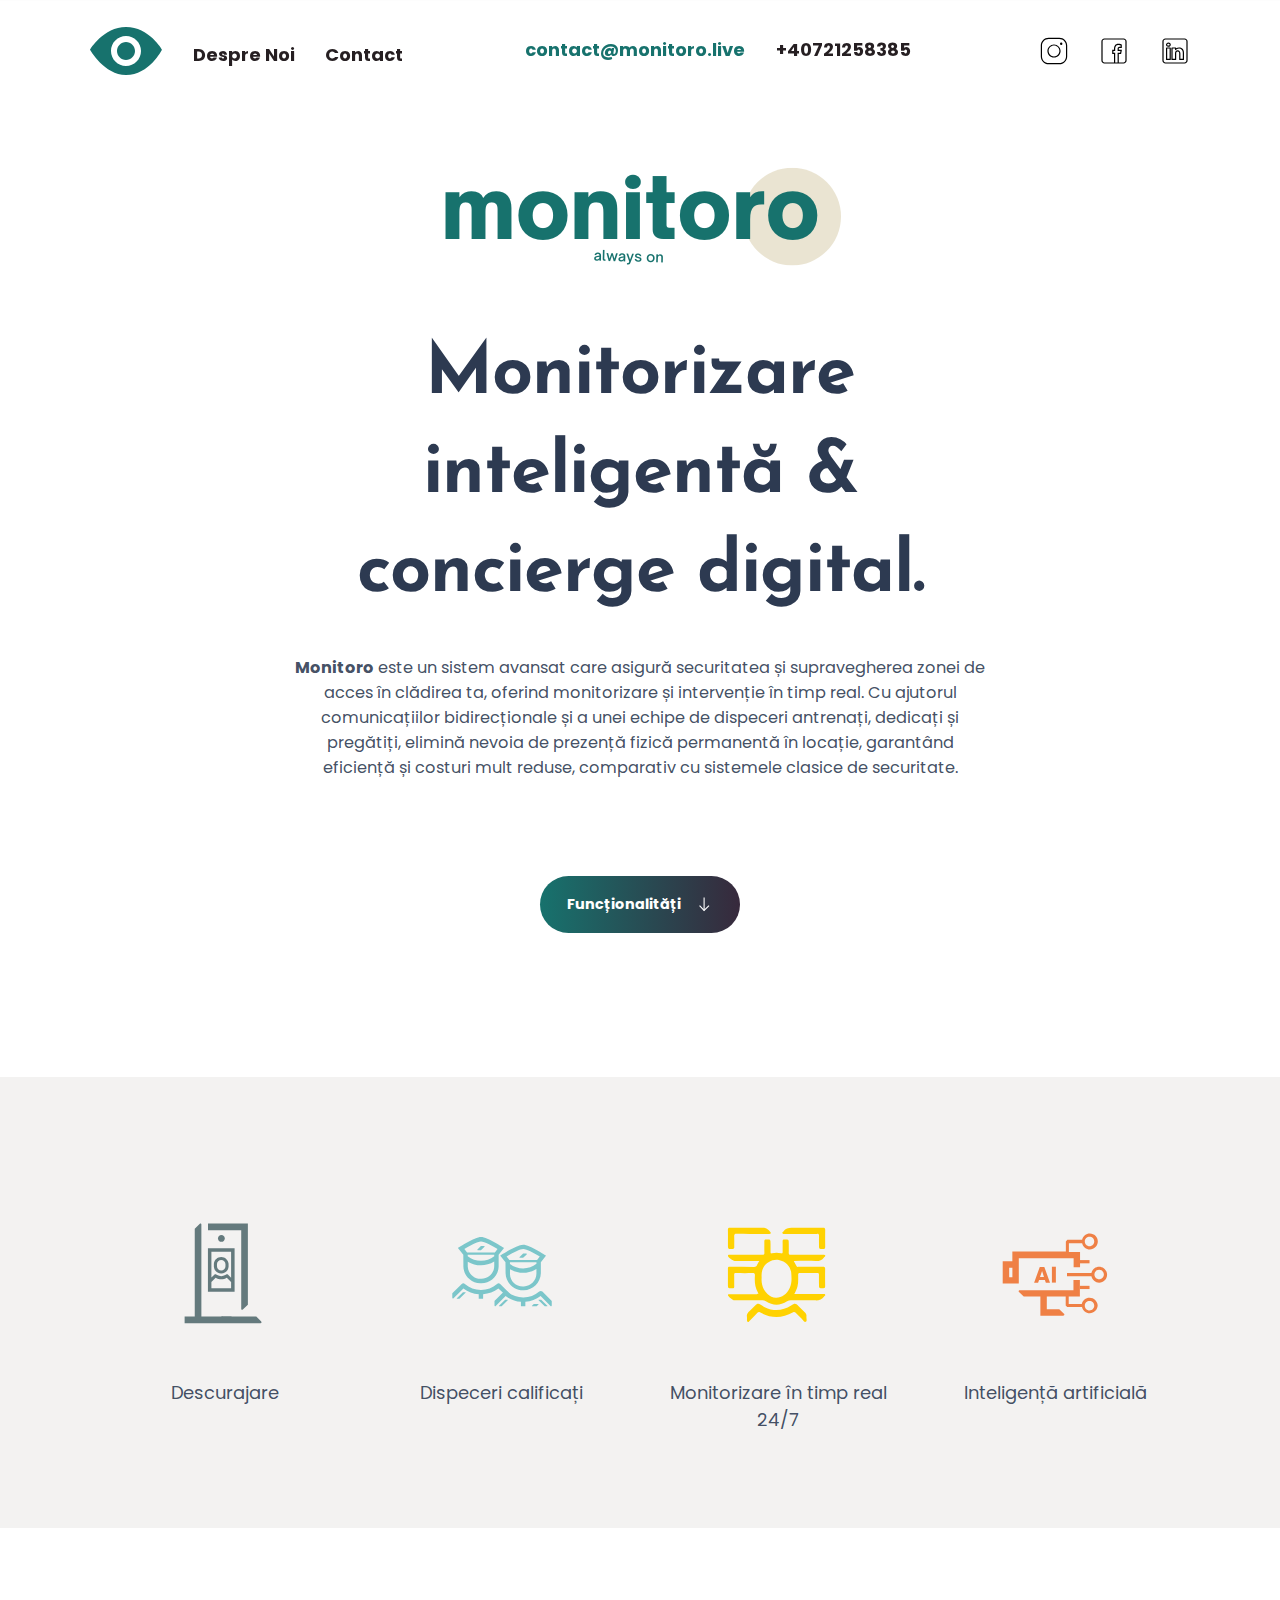
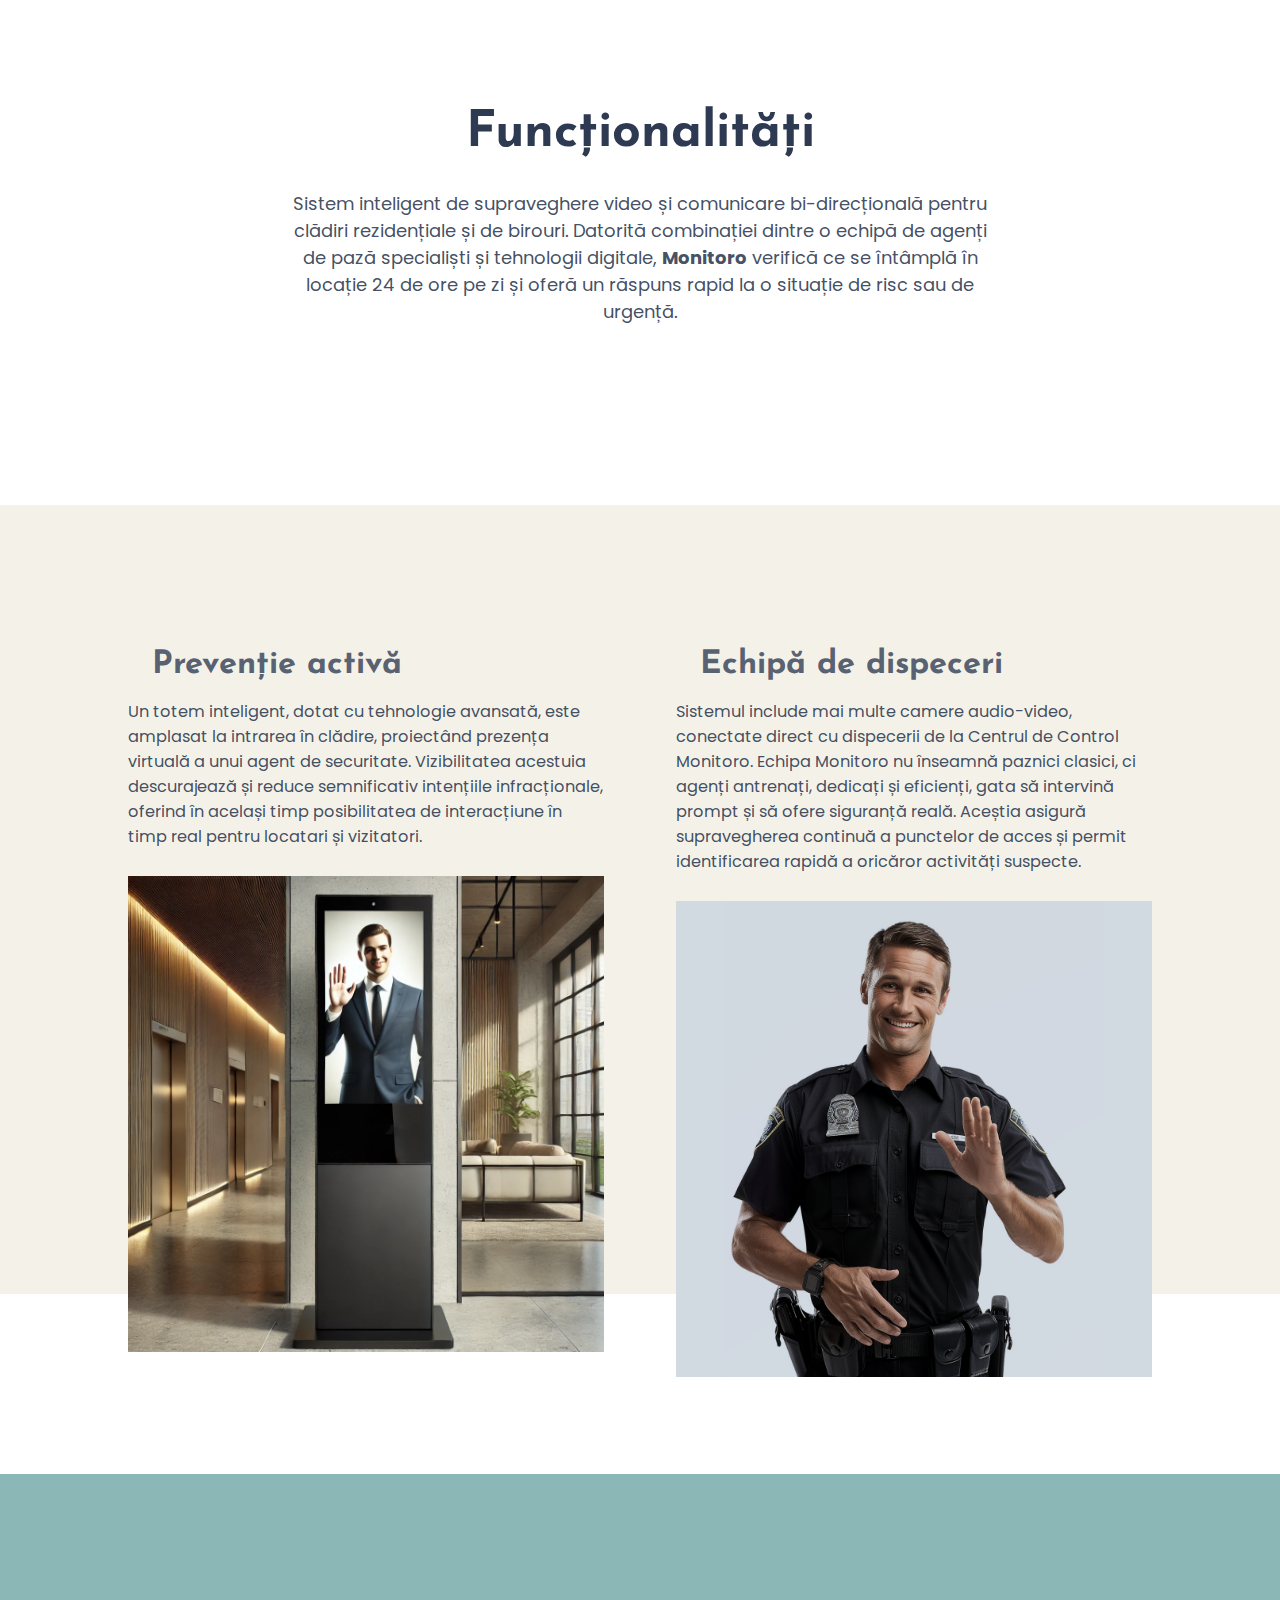
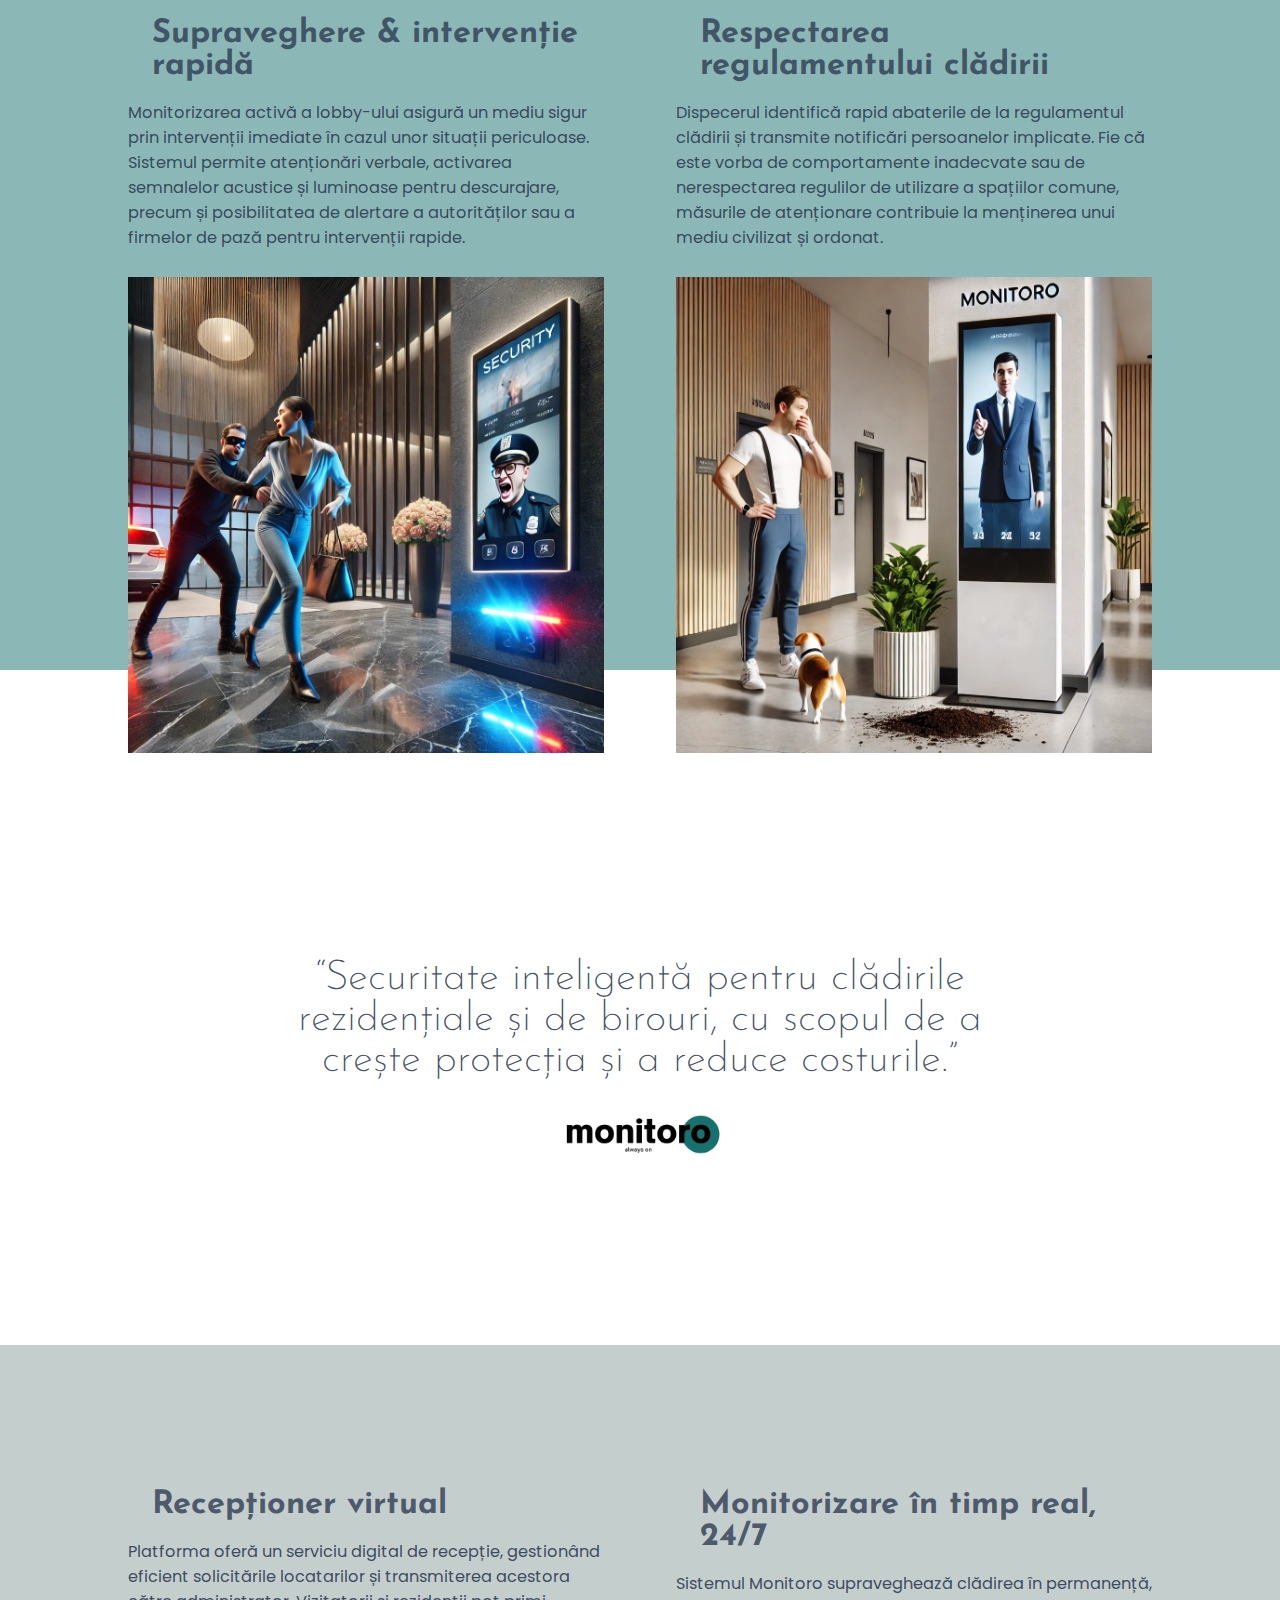
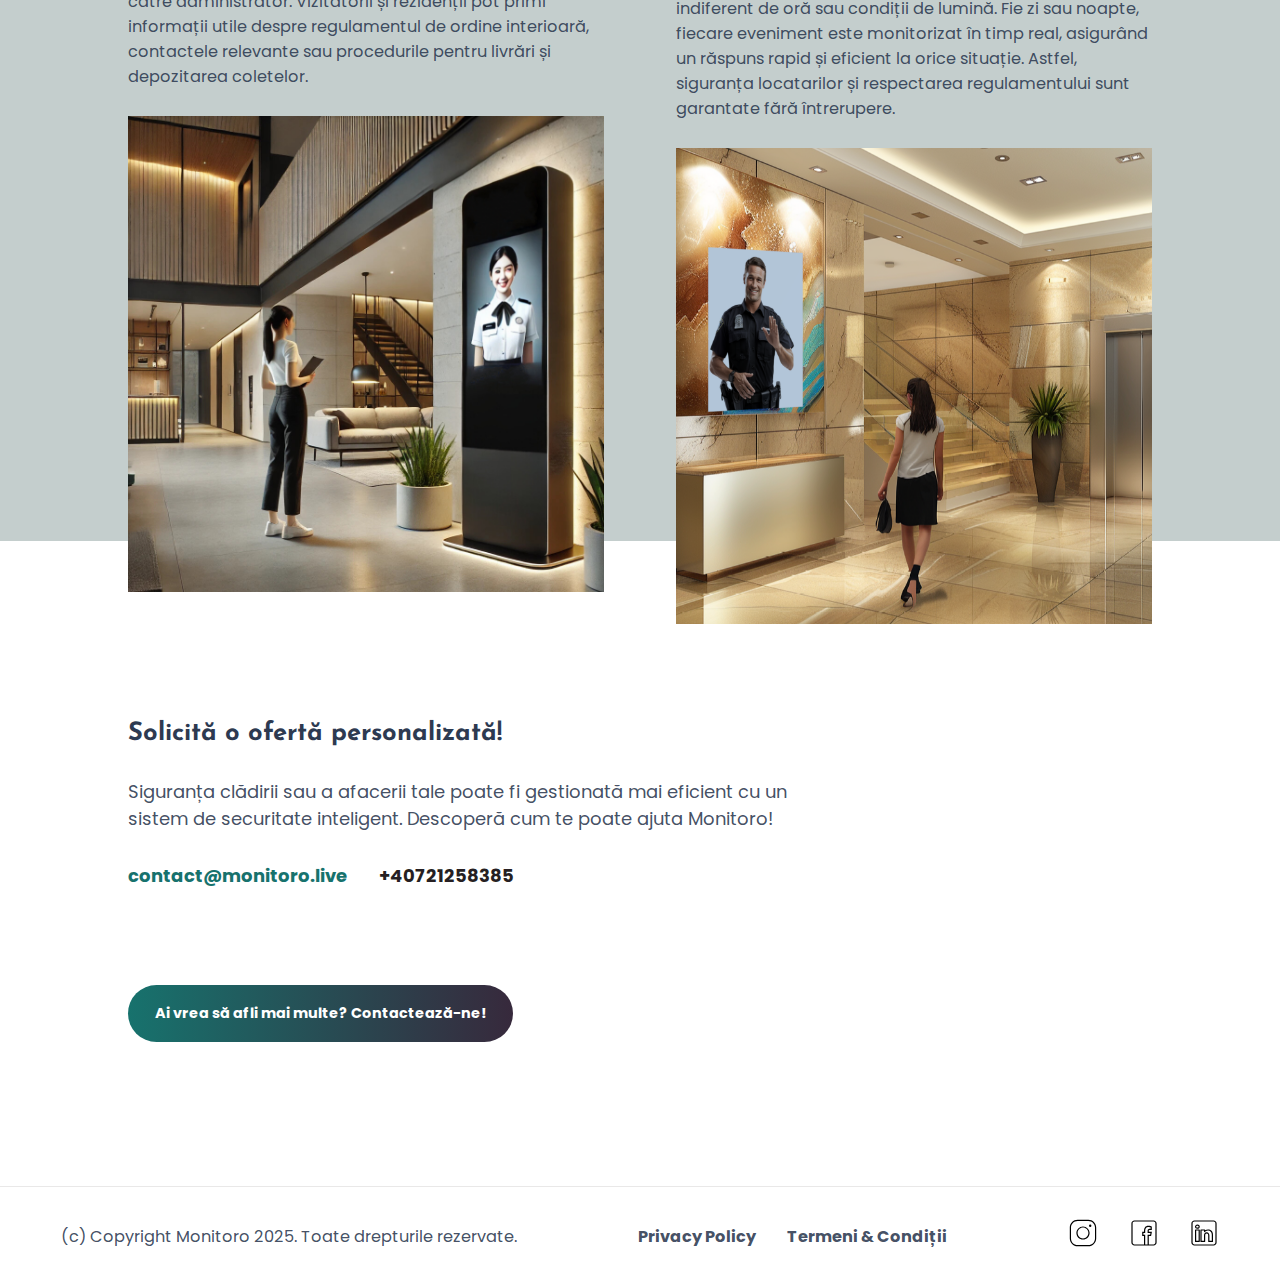
<file: index.html>
<!DOCTYPE html>
<html lang="en">
  <head>
    <meta charset="UTF-8" />
    <meta name="viewport" content="width=device-width, initial-scale=1.0" />

    <title>Monitoro</title>

    <link rel="preconnect" href="https://fonts.googleapis.com" />
    <link rel="preconnect" href="https://fonts.gstatic.com" crossorigin />
    <link
      href="https://fonts.googleapis.com/css2?family=Poppins:wght@400;500;600;700;900&display=swap"
      rel="stylesheet"
    />

    <link rel="preconnect" href="https://fonts.googleapis.com" />
    <link rel="preconnect" href="https://fonts.gstatic.com" crossorigin />
    <link
      href="https://fonts.googleapis.com/css2?family=Caveat&family=Josefin+Sans:ital,wght@0,100..700;1,100..700&family=Libre+Baskerville:ital,wght@0,400;0,700;1,400&display=swap"
      rel="stylesheet"
    />

    <!-- Favicon -->

    <link
      rel="icon"
      type="image/x-icon"
      href="./Assets/svg/colorLogo.svg"
    />

    <!-- CSS -->
    <link rel="stylesheet" href="./style.css" />
  </head>

  <body>

    <!-- Nav Bar -->

    <header id="mainheader">
      <div class="header">
        <div class="right">
          <div class="logo">
            <a href="./index.html"
              ><img
                src="./Assets/svg/colorLogo.svg"
                alt="Monitoro Eye"
                height="48"
            /></a>
          </div>

          <nav>
            <ul class="headerabout">
              <li><a href="./Public/about.html">Despre Noi</a></li>
              <li><a href="./Public/contact.html">Contact</a></li>
            </ul>
          </nav>
        </div>

        <div class="left">
          <nav>
            <ul class="mail-phone">
              <li class="mail">
                <a href="mailto:contact@monitoro.live" target="_blank"
                  ><span class="aquamarine">contact@monitoro.live</span></a
                >
              </li>
              <li class="phone"><a href="tel:+40721258385">+40721258385</a></li>
            </ul>
          </nav>

          <nav>
            <ul class="social">
              <li>
                <a href="https://www.instagram.com" target="_blank"
                  ><img
                    src="./Assets/svg/icons8-instagram.svg"
                    alt="instagram Icon"
                    height="30"
                /></a>
              </li>
              <li>
                <a href="https://www.facebook.com" target="_blank"
                  ><img
                    src="./Assets/svg/icons8-facebook.svg"
                    alt="Facebook Icon"
                    height="30"
                /></a>
              </li>
              <li>
                <a
                  href="https://www.linkedin.com"
                  target="_blank"
                  ><img
                    src="./Assets/svg/icons8-linkedin.svg"
                    alt="linkedin Icon"
                    height="30"
                /></a>
              </li>
            </ul>
          </nav>
        </div>

        <!-- Meniu Mobil -->

        <div class="hamburger">
          <details class="mobile-menu">
            <summary class="menu-icon"></summary>
            <div class="menu"><a href="./Public/about.html">Despre Noi</a></div>
            <div class="menu"><a href="./Public/contact.html">Contact</a></div>
          </details>
        </div>
      </div>
    </header>

    <!-- Hero Section -->
    <section id="hero">
      <div class="container">
        <a href="#"><img src="./Assets/img/logoColor.png" alt="logo Monitoro" class="mainLogo"></a>
        
        <h1>Monitorizare inteligentă & concierge digital.</h1>
        <p class="container small"><span class="strong">Monitoro</span> este un sistem avansat care 
          asigură securitatea și supravegherea zonei de acces în clădirea ta, oferind monitorizare și 
          intervenție în timp real. Cu ajutorul comunicațiilor bidirecționale și a unei echipe de dispeceri 
          antrenați, dedicați și pregătiți, elimină nevoia de prezență fizică permanentă în locație, 
         garantând eficiență și costuri mult reduse, comparativ cu sistemele clasice de securitate. 
        </p>
      </div>

      <a href="#projects" class="btn gradient flex-btn"
        >Funcționalități<img src="./Assets/svg/downward1.svg" alt="arrow down"
      /></a>
    </section>

    <!-- Clients -->
    <div id="clients">
      
      <div class="functionalitatiIcons">
        <div class="tooltip">
          <img src="./Assets/svg/disuasion.svg" alt="descurajare"
          height="200">
          <p>
            Descurajare
          </p>
        </div>
        <div class="tooltip">
          <img src="./Assets/svg/vigilantes.svg" alt="Echipă Dispeceri"
          height="200">
          <p>
            Dispeceri calificați
          </p>
        </div>
        <div class="tooltip">
          <img src="./Assets/svg/monitoreo-01.svg" alt="Monitorizare"
          height="200">
          <p>
            Monitorizare în timp real 24/7
          </p>
        </div>
        <div class="tooltip">
          <img src="./Assets/svg/ai-01.svg" alt="Inteligență Artificială"
          height="200">
          <p>
            Inteligență artificială
          </p>
        </div>
      </div>
    </div>

    <!-- Funcționalități -->


    <section id="projects">
      <div class="work">
        <h2>Funcționalități</h2>
        <p>
          Sistem inteligent de supraveghere video și comunicare bi-direcțională pentru clădiri rezidențiale și de birouri. 
          Datorită combinației dintre o echipă de agenți de pază specialiști și tehnologii digitale, 
          <span class="strong">Monitoro</span> verifică ce se întâmplă în locație 24 de ore pe zi și 
          oferă un răspuns rapid la o situație de risc sau de urgență.
        </p>
      </div>

      <div class="project two-cards front-end">
       
        <div class="cards">
          <div class="project-card theatre">
            <h3 class="strong">Prevenție activă</h3>
            <p class="small">Un totem inteligent, dotat cu tehnologie avansată, este amplasat la intrarea 
              în clădire, proiectând prezența virtuală a unui agent de securitate. Vizibilitatea 
              acestuia descurajează și reduce semnificativ intențiile infracționale, oferind în același timp 
              posibilitatea de interacțiune în timp real pentru locatari și vizitatori.</p>
            
            <img
                src="./Assets/img/totem3.png"
                class="img-theatre"
                alt="hero image theatre website"
            />
          </div>

          <div class="project-card modrian">
            <h3 class="strong">Echipă de dispeceri</h3>
            <p class="small">Sistemul include mai multe camere audio-video, conectate direct cu dispecerii de la Centrul de Control Monitoro. Echipa Monitoro nu înseamnă paznici clasici, ci agenți antrenați, dedicați și eficienți, gata să intervină prompt și să ofere siguranță reală.
              Aceștia asigură supravegherea continuă a punctelor de acces și permit identificarea rapidă a oricăror activități suspecte.
              </p>
            
              <img
              src="./Assets/img/Gardian1.png"
              class="img-theatre"
              alt="hero image theatre website"
          />
          </div>
        </div>
      </div>

      <div class="project two-cards bootstrap">
       

        <div class="cards">
          <div class="project-card theatre">
            <h3 class="strong">Supraveghere & intervenție rapidă</h3>
            <p class="small">Monitorizarea activă a lobby-ului asigură un mediu sigur prin intervenții 
              imediate în cazul unor situații periculoase. Sistemul permite atenționări verbale, 
              activarea semnalelor acustice și luminoase pentru descurajare, precum și posibilitatea 
              de alertare a autorităților sau a firmelor de pază pentru intervenții rapide.</p>
            
              <img
              src="./Assets/img/lobbyAttack.jpg"
              class="img-theatre"
              alt="hero image theatre website"
          />
          </div>

          <div class="project-card modrian">
            <h3 class="strong">Respectarea regulamentului clădirii</h3>
            <p class="small">Dispecerul identifică rapid abaterile de la regulamentul clădirii și 
              transmite notificări persoanelor implicate. Fie că este vorba de comportamente 
              inadecvate sau de nerespectarea regulilor de utilizare a spațiilor comune, măsurile 
              de atenționare contribuie la menținerea unui mediu civilizat și ordonat.</p>
            
              <img
              src="./Assets/img/regulament_interior.png"
              class="img-theatre"
              alt="hero image theatre website"
          />
          </div>
        </div>
      </div>
    </section>

    <!-- Testimonials -->

    
      <div class="declaration">
        <p class="client-testimonial">
          “Securitate inteligentă pentru clădirile rezidențiale și de birouri, cu scopul 
          de a crește protecția și a reduce costurile.”
        </p>
        
          <img
            src="./Assets/img/logoNegativ.png"
            alt="Monitoro"
            height="50"
        />
      </div>
    

    <!-- WordPress projects  -->

    <div class="project two-cards wordpress">
       

      <div class="cards">
        <div class="project-card theatre">
          <h3 class="strong">Recepționer virtual</h3>
          <p class="small">Platforma oferă un serviciu digital de recepție, gestionând eficient 
            solicitările locatarilor și transmiterea acestora către administrator. Vizitatorii 
            și rezidenții pot primi informații utile despre regulamentul de ordine interioară, 
            contactele relevante sau procedurile pentru livrări și depozitarea coletelor.</p>
          
          <img
              src="./Assets/img/concierge.png"
              class="img-theatre"
              alt="hero image theatre website"
          />
        </div>

        <div class="project-card modrian">
          <h3 class="strong">Monitorizare în timp real, 24/7</h3>
          <p class="small">Sistemul Monitoro supraveghează clădirea în permanență, indiferent de oră 
            sau condiții de lumină. Fie zi sau noapte, fiecare eveniment este monitorizat în timp 
            real, asigurând un răspuns rapid și eficient la orice situație. Astfel, siguranța 
            locatarilor și respectarea regulamentului sunt garantate fără întrerupere.</p>
          
            <img
              src="./Assets/img/femeiGardian.png"
              class="img-theatre"
              alt="hero image theatre website"
          />
        </div>
      </div>
    </div>

    <!-- Contact -->

    <section id="workoffer">
      <div class="contact">
        <h4>
          Solicită o ofertă personalizată!
        </h4>
        <p>
          Siguranța clădirii sau a afacerii tale poate fi gestionată mai eficient cu un
          <br />sistem de securitate inteligent. Descoperă cum te poate ajuta Monitoro!
        </p>

        <ul class="mail-phone">
          <li class="mail">
            <a href="mailto:contact@monitoro.live"
              ><span class="aquamarine">contact@monitoro.live</span></a
            >
          </li>
          <li class="phone"><a href="tel:+40721258385">+40721258385</a></li>
        </ul>

        <a href="./Public/contact.html" class="btn gradient flex-btn"
          >Ai vrea să afli mai multe? Contactează-ne!</a
        >
      </div>
    </section>

    <!-- Footer -->

    <footer>
      <div class="footer">
        <p class="small">
          (c) Copyright Monitoro 2025. Toate drepturile rezervate.
        </p>

        <div class="footer-links">
          <a href="#"><p class="small">Privacy Policy</p></a>
          <a href="#"><p class="small">Termeni & Condiții</p></a>
        </div>
        <nav>
          <ul class="social">
            <li>
              <a href="https://www.instagram.com/"
                ><img
                  src="./Assets/svg/icons8-instagram.svg"
                  height="30"
                  alt="instagram Icon"
              /></a>
            </li>
            <li>
              <a href="https://www.facebook.com/"
                ><img
                  src="./Assets/svg/icons8-facebook.svg"
                  height="30"
                  alt="Facebook Icon"
              /></a>
            </li>
            <li>
              <a href="https://www.linkedin.com/in/"
                ><img
                  src="./Assets/svg/icons8-linkedin.svg"
                  height="30"
                  alt="linkedin Icon"
              /></a>
            </li>
          </ul>
        </nav>
      </div>
    </footer>
  </body>
</html>
</file>
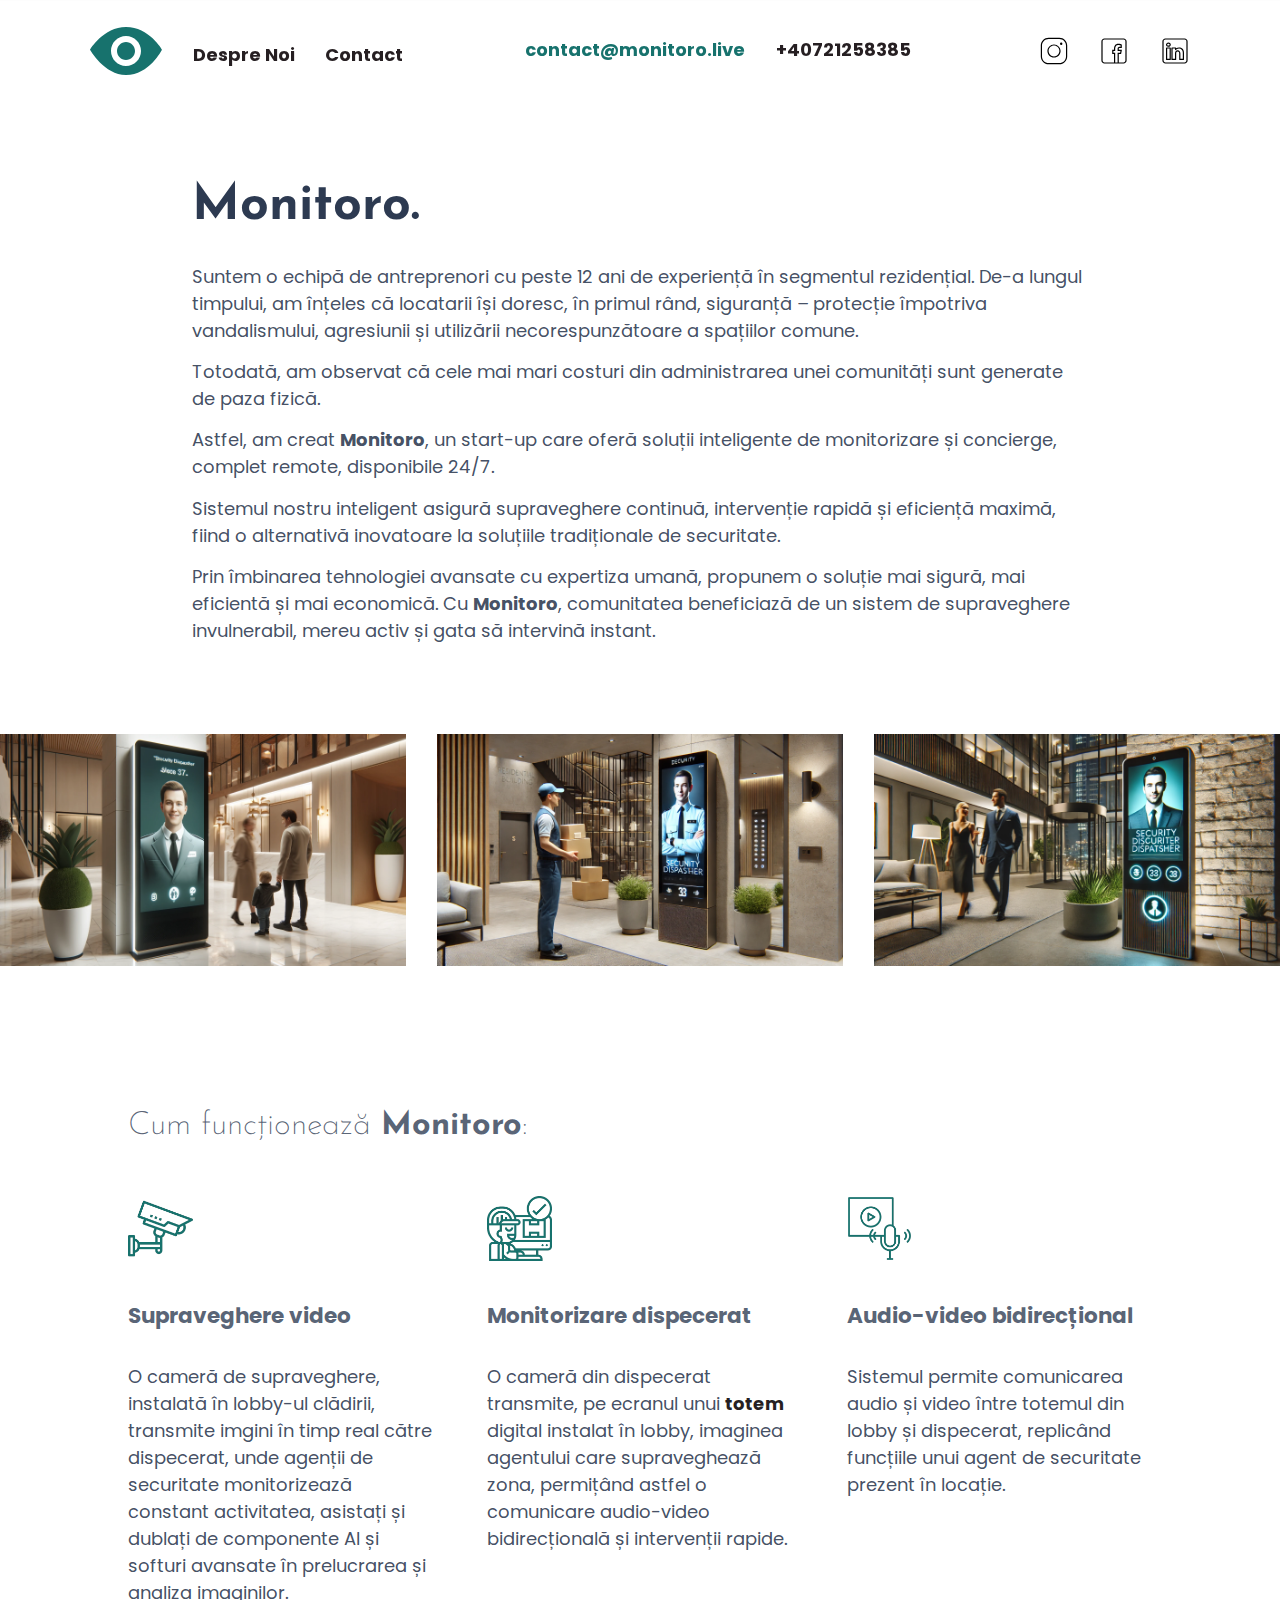
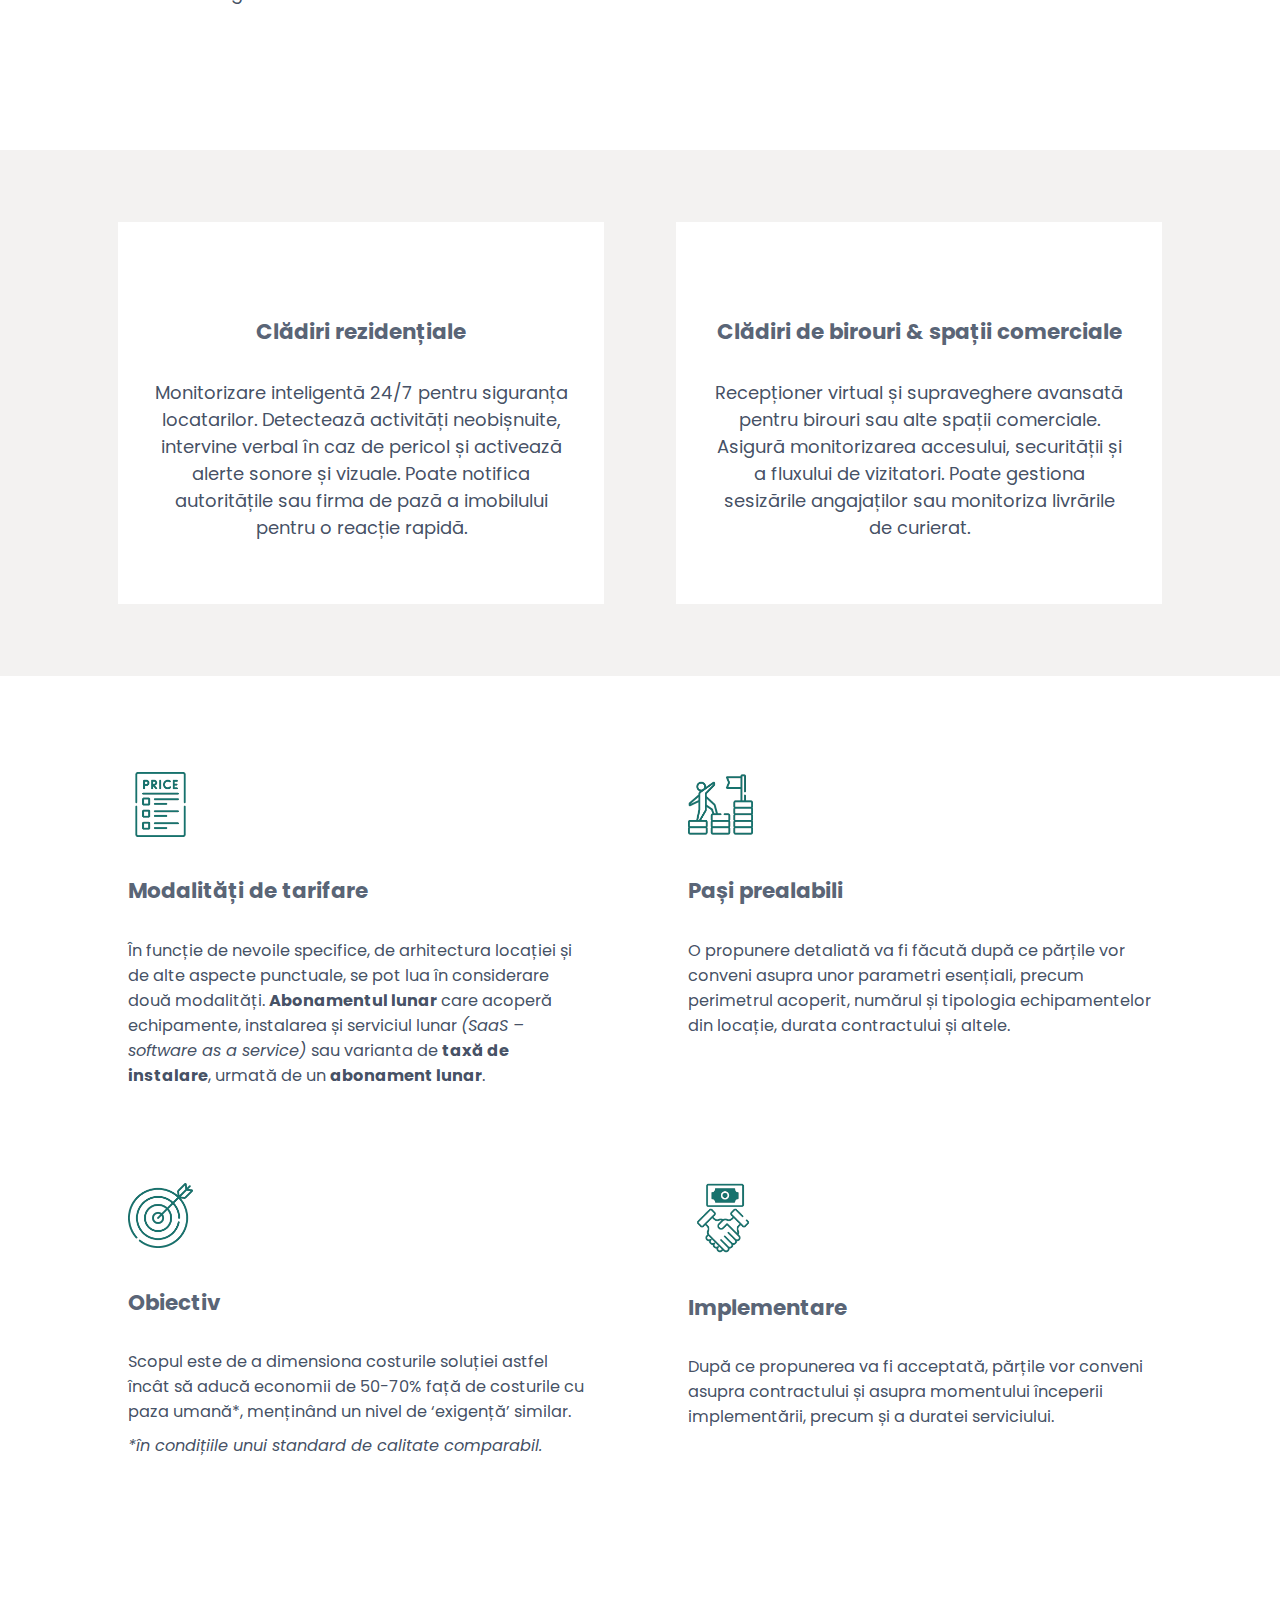
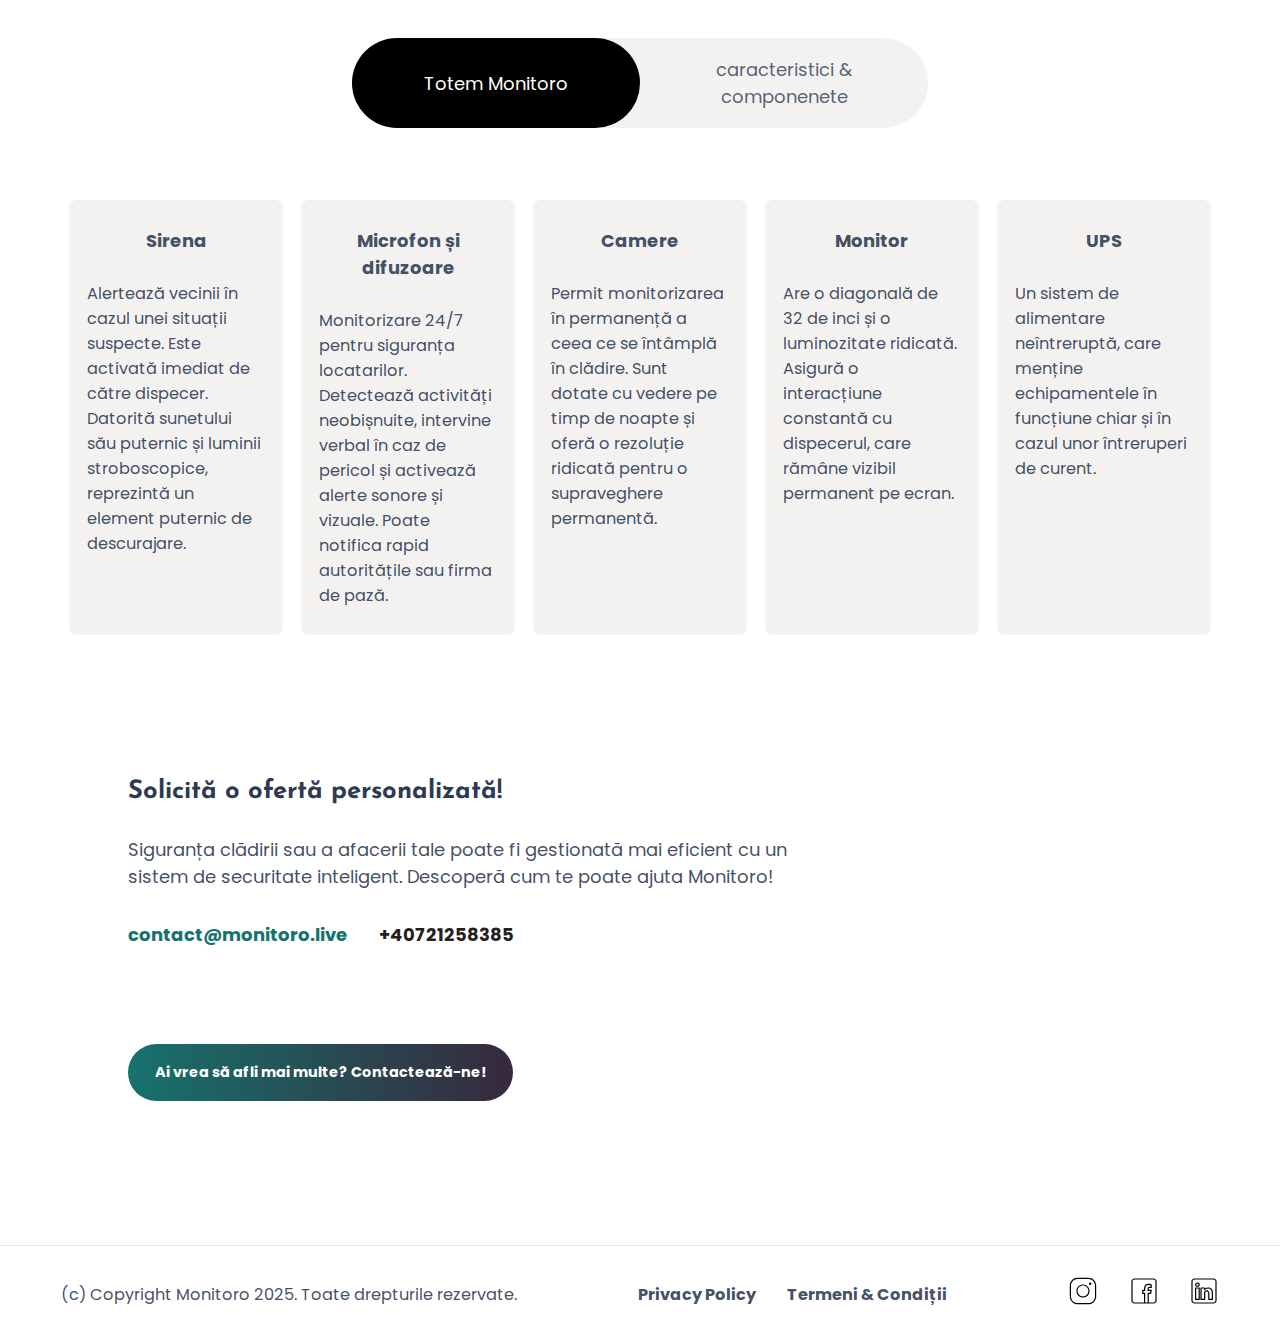
<file: Public/about.html>
<!DOCTYPE html>
<html lang="en">
  <head>
    <meta charset="UTF-8" />
    <meta name="viewport" content="width=device-width, initial-scale=1.0" />
    <title>About Me</title>

    <link rel="preconnect" href="https://fonts.googleapis.com" />
    <link rel="preconnect" href="https://fonts.gstatic.com" crossorigin />
    <link
      href="https://fonts.googleapis.com/css2?family=Poppins:wght@400;500;600;700;900&display=swap"
      rel="stylesheet"
    />

    <link rel="preconnect" href="https://fonts.googleapis.com" />
    <link rel="preconnect" href="https://fonts.gstatic.com" crossorigin />
    <link
      href="https://fonts.googleapis.com/css2?family=Caveat&family=Josefin+Sans:ital,wght@0,100..700;1,100..700&family=Libre+Baskerville:ital,wght@0,400;0,700;1,400&display=swap"
      rel="stylesheet"
    />

    <!-- Favicon -->

    <link
      rel="icon"
      type="image/x-icon"
      href="../Assets/svg/colorLogo.svg"
    />

    <!-- CSS File -->

    <link rel="stylesheet" href="../style.css" />
    
  </head>
  <body>
    <!-- Nav Bar -->
    <header id="mainheader">
      <div class="header">
        <div class="right">
          <div class="logo">
            <a href="../index.html"
              ><img
                src="../Assets/svg/colorLogo.svg"
                alt="Monitoro Eye"
                height="48"
            /></a>
          </div>

          <nav>
            <ul class="headerabout">
              <li><a href="../Public/about.html">Despre Noi</a></li>
              <li><a href="../Public/contact.html">Contact</a></li>
            </ul>
          </nav>
        </div>

        <div class="left">
          <nav>
            <ul class="mail-phone">
              <li class="mail">
                <a href="mailto:contact@monitoro.live" target="_blank"
                  ><span class="aquamarine">contact@monitoro.live</span></a
                >
              </li>
              <li class="phone"><a href="tel:+40721258385">+40721258385</a></li>
            </ul>
          </nav>

          <nav>
            <ul class="social">
              <li>
                <a href="https://www.instagram.com" target="_blank"
                  ><img
                    src="../Assets/svg/icons8-instagram.svg"
                    alt="instagram Icon"
                    height="30"
                /></a>
              </li>
              <li>
                <a href="https://www.facebook.com" target="_blank"
                  ><img
                    src="../Assets/svg/icons8-facebook.svg"
                    alt="Facebook Icon"
                    height="30"
                /></a>
              </li>
              <li>
                <a
                  href="https://www.linkedin.com"
                  target="_blank"
                  ><img
                    src="../Assets/svg/icons8-linkedin.svg"
                    alt="linkedin Icon"
                    height="30"
                /></a>
              </li>
            </ul>
          </nav>
        </div>

        <!-- Meniu Mobil -->

        <div class="hamburger">
          <details class="mobile-menu">
            <summary class="menu-icon"></summary>
            <div class="menu"><a href="./Public/about.html">Despre Noi</a></div>
            <div class="menu"><a href="./Public/contact.html">Contact</a></div>
          </details>
        </div>
      </div>
    </header>

    <!-- About Me -->

    <div class="hero-about">
      <h2>Monitoro.</h2>
      <p>
        Suntem o echipă de antreprenori cu peste 12 ani de experiență în segmentul
         rezidențial. De-a lungul timpului, am înțeles că locatarii își doresc, 
         în primul rând, siguranță – protecție împotriva vandalismului, 
         agresiunii și utilizării necorespunzătoare a spațiilor comune.
      </p>

      <p>
       Totodată, am observat că cele mai mari costuri din administrarea unei 
       comunități sunt generate de paza fizică.
      </p>

      <p>
        Astfel, am creat <span class="strong">Monitoro</span>, un start-up care oferă soluții inteligente 
        de monitorizare și concierge, complet remote, disponibile 24/7.
      </p>

      <p>
        Sistemul nostru inteligent asigură supraveghere continuă, intervenție 
        rapidă și eficiență maximă, fiind o alternativă inovatoare la soluțiile 
        tradiționale de securitate.
      </p>

      <p>
        Prin îmbinarea tehnologiei avansate cu expertiza umană, propunem o 
        soluție mai sigură, mai eficientă și mai economică. Cu <span class="strong">Monitoro</span>, 
        comunitatea beneficiază de un sistem de supraveghere invulnerabil, 
        mereu activ și gata să intervină instant.
      </p>
    </div>

    <!-- Gallery -->
    <div class="gallery">
      <img src="../Assets/img/familie.webp" alt="Monitoro" />
      <img src="../Assets/img/curier.webp" alt="Monitoro" />
      <img src="../Assets/img/cuplu_noapte.webp" alt="Monitoro" />
    </div>

    <!-- Cum funcționează Monitoro -->

    <section id="functionalitati">

      <h3>Cum funcționează <span class="strong">Monitoro</span>:</h3>

      <div class="functionalitati-cards">
        <div>
          <img src="../Assets/img/cctv.png" alt="CCTV Icon" height="65"/>
          <h5>Supraveghere video</h5>
          <p>
            O cameră de supraveghere, instalată în lobby-ul clădirii, transmite 
            imgini în timp real către dispecerat, unde agenții de securitate 
            monitorizează constant activitatea, asistați și dublați de 
            componente AI și softuri avansate în prelucrarea și analiza imaginilor.
          </p>
        </div>

        <div>
          <img src="../Assets/img/monitor.png" alt="Cart Icon" height="65"/>
          <h5>Monitorizare dispecerat</h5>
          <p>
            O cameră din dispecerat transmite, pe ecranul unui <a href="#totem">totem</a> digital instalat 
            în lobby, imaginea agentului care supraveghează zona, permițând astfel 
            o comunicare audio-video bidirecțională și intervenții rapide.
          </p>
        </div>

        <div>
          <img src="../Assets/img/audio-visual.png" alt="phone" height="65"/>
          <h5>Audio-video bidirecțional</h5>
          <p>
            Sistemul permite comunicarea audio și video între totemul din lobby și 
            dispecerat, replicând funcțiile unui agent de securitate prezent 
            în locație.
          </p>
        </div>
      </div>
    </section>

    <!-- Aplicabilitate -->

    <section id="testimonials-about">
      <div class="clients-about">
        <div class="client-card">
          <h5>
            Clădiri rezidențiale
          </h5>
          
          <p>Monitorizare inteligentă 24/7 pentru siguranța locatarilor. Detectează 
            activități neobișnuite, intervine verbal în caz de pericol și activează 
            alerte sonore și vizuale. Poate notifica autoritățile sau firma de pază 
            a imobilului pentru o reacție rapidă.</p>
        </div>

        <div class="client-card">
          <h5>Clădiri de birouri & spații comerciale</h5>
          
          <p>Recepționer virtual și supraveghere avansată pentru birouri 
            sau alte spații comerciale. Asigură monitorizarea accesului, securității 
            și a fluxului de vizitatori. Poate gestiona sesizările angajaților sau 
            monitoriza livrările de curierat.</p>
        </div>
      </div>
    </section>

   

    <div class="benefits">

      <div class="benefits-cards">
        <div>
          <img src="..//Assets/img/price.png" 
          height="65"
          alt="price" />
          <h5>Modalități de tarifare</h5>
          <p class="small">
            În funcție de nevoile specifice, de arhitectura locației și de alte aspecte punctuale, 
            se pot lua în considerare două modalități. <span class="strong">Abonamentul lunar</span> 
            care acoperă echipamente, instalarea și serviciul lunar <span class="italic">(SaaS – software as a service) </span>
            sau varianta de <span class="strong">taxă de instalare</span>, urmată de un <span class="strong">abonament lunar</span>.
          </p>
        </div>

        <div>
          <img src="../Assets/img/steps.png" 
          height="65"
          alt="steps" />
          <h5>Pași prealabili</h5>
          <p class="small">
            O propunere detaliată va fi făcută după ce părțile vor conveni asupra unor parametri esențiali, precum perimetrul acoperit, numărul și tipologia echipamentelor din locație, durata contractului și altele.
          </p>
        </div>


        <div>
          <img src="../Assets/img/target.png" 
          height="65"
          alt="target" />
          <h5>Obiectiv</h5>
          <p class="small">
            Scopul este de a dimensiona costurile soluției astfel încât să aducă economii de 50-70% 
            față de costurile cu paza umană*, menținând un nivel de ‘exigență’ similar. </p>
          
            <p class="small italic">*în condițiile unui standard de calitate comparabil.</p>

          </p>
        </div>


        <div>
          <img src="../Assets/img/implementare.png" 
          height="70"
          alt="implementare" />
          <h5>Implementare</h5>
          <p class="small">
            După ce propunerea va fi acceptată, părțile vor conveni asupra contractului și 
            asupra momentului începerii implementării, precum și a duratei serviciului.
          </p>
        </div>
      </div>
    </div>



    <!-- Totem -->

    <div class="tools" id="totem">
      <div class="toogle">
        <div class="dark">Totem Monitoro</div>
        <div class="light">caracteristici & componenete</div>
      </div>
    </div>


    <div class="totem-about">
      <div class="totem-card">
        <p class="totem-card-title">
          Sirena
        <p>
        
        <p class="small">Alertează vecinii în cazul unei situații suspecte. Este activată imediat de către 
          dispecer. Datorită sunetului său puternic și luminii stroboscopice, 
          reprezintă un element puternic de descurajare.</p>
      </div>

      <div class="totem-card">
        <p class="totem-card-title">
          Microfon și difuzoare
        </p>
        
        <p class="small">Monitorizare 24/7 pentru siguranța locatarilor. Detectează 
          activități neobișnuite, intervine verbal în caz de pericol și activează 
          alerte sonore și vizuale. Poate notifica rapid autoritățile sau firma de pază.</p>
      </div>

      <div class="totem-card">
        <p class="totem-card-title">
          Camere
        </p>
        
        <p class="small">Permit monitorizarea în permanență a ceea ce se întâmplă în clădire. 
          Sunt dotate cu vedere pe timp de noapte și oferă o rezoluție ridicată pentru o supraveghere 
          permanentă.</p>
      </div>

      <div class="totem-card">
        <p class="totem-card-title">
          Monitor
        </p>
        
        <p class="small">Are o diagonală de 32 de inci și o luminozitate ridicată. Asigură o interacțiune 
          constantă cu dispecerul, care rămâne vizibil permanent pe ecran.</p>
      </div>

      <div class="totem-card">
        <p class="totem-card-title">UPS</p>
        
        <p class="small">Un sistem de alimentare neîntreruptă, care menține echipamentele în funcțiune chiar 
          și în cazul unor întreruperi de curent.</p>
      </div>
    </div>

    <!-- Contact -->

    <section id="workoffer">
      <div class="contact">
        <h4>
          Solicită o ofertă personalizată!
        </h4>
        <p>
          Siguranța clădirii sau a afacerii tale poate fi gestionată mai eficient cu un
          <br />sistem de securitate inteligent. Descoperă cum te poate ajuta Monitoro!
        </p>

        <ul class="mail-phone">
          <li class="mail">
            <a href="mailto:contact@monitoro.live"
              ><span class="aquamarine">contact@monitoro.live</span></a
            >
          </li>
          <li class="phone"><a href="tel:+40721258385">+40721258385</a></li>
        </ul>

        <a href="./contact.html" class="btn gradient flex-btn"
          >Ai vrea să afli mai multe? Contactează-ne!</a
        >
      </div>
    </section>

    <!-- Footer -->

    <footer>
      <div class="footer">
        <p class="small">
          (c) Copyright Monitoro 2025. Toate drepturile rezervate.
        </p>

        <div class="footer-links">
          <a href="#"><p class="small">Privacy Policy</p></a>
          <a href="#"><p class="small">Termeni & Condiții</p></a>
        </div>
        <nav>
          <ul class="social">
            <li>
              <a href="https://www.instagram.com/"
                ><img
                  src="../Assets/svg/icons8-instagram.svg"
                  height="30"
                  alt="instagram Icon"
              /></a>
            </li>
            <li>
              <a href="https://www.facebook.com/"
                ><img
                  src="../Assets/svg/icons8-facebook.svg"
                  height="30"
                  alt="Facebook Icon"
              /></a>
            </li>
            <li>
              <a href="https://www.linkedin.com/"
                ><img
                  src="../Assets/svg/icons8-linkedin.svg"
                  height="30"
                  alt="linkedin Icon"
              /></a>
            </li>
          </ul>
        </nav>
      </div>
    </footer>
  </body>
</html>
</file>
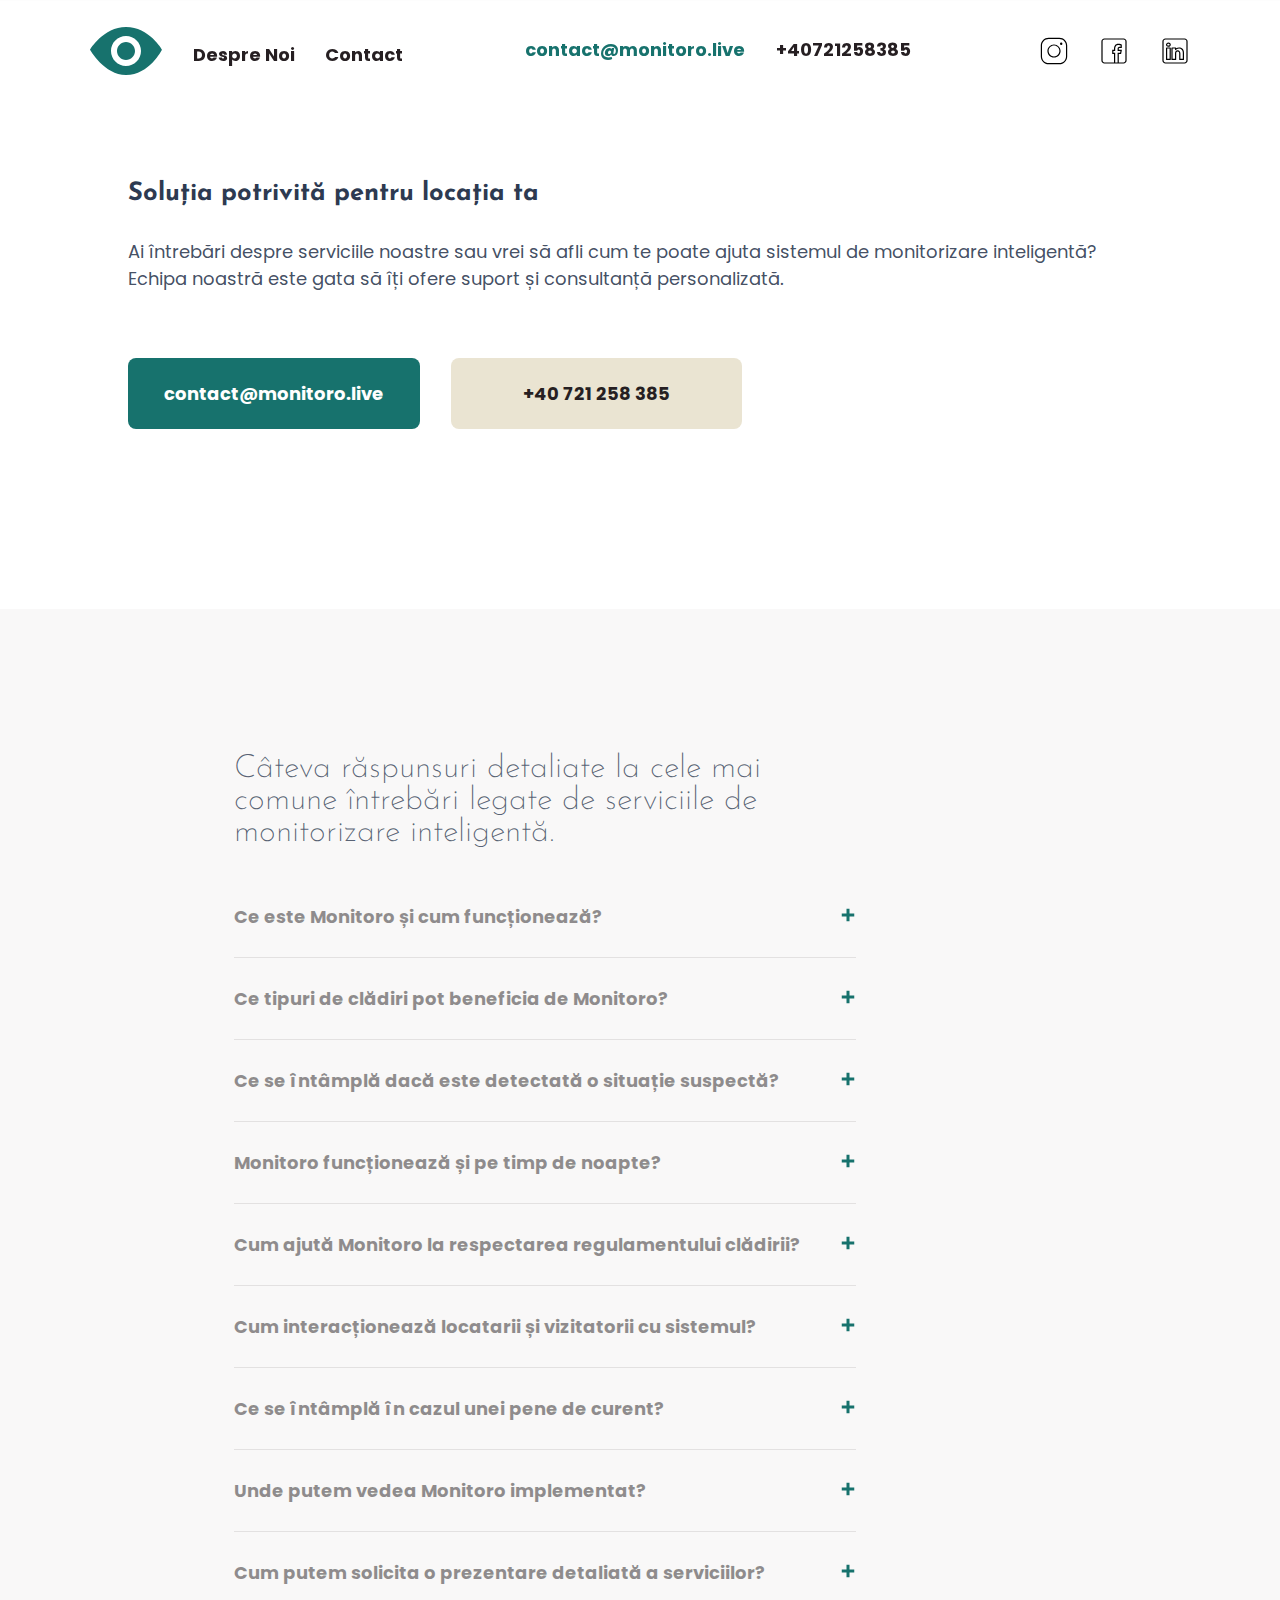
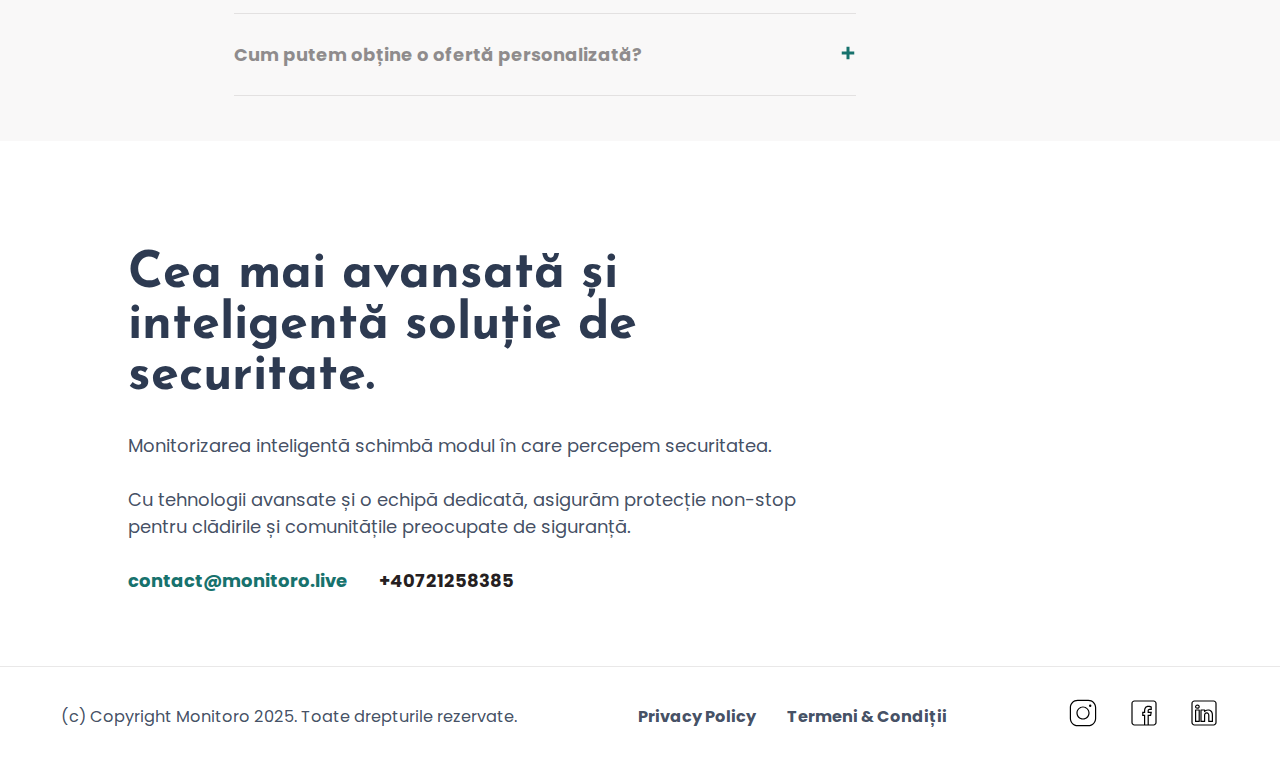
<file: Public/contact.html>
<!DOCTYPE html>
<html lang="en">
  <head>
    <meta charset="UTF-8" />
    <meta name="viewport" content="width=device-width, initial-scale=1.0" />
    <title>Contact</title>

    <link rel="preconnect" href="https://fonts.googleapis.com" />
    <link rel="preconnect" href="https://fonts.gstatic.com" crossorigin />
    <link
      href="https://fonts.googleapis.com/css2?family=Poppins:wght@400;500;600;700;900&display=swap"
      rel="stylesheet"
    />

    <link rel="preconnect" href="https://fonts.googleapis.com" />
    <link rel="preconnect" href="https://fonts.gstatic.com" crossorigin />
    <link
      href="https://fonts.googleapis.com/css2?family=Caveat&family=Josefin+Sans:ital,wght@0,100..700;1,100..700&family=Libre+Baskerville:ital,wght@0,400;0,700;1,400&display=swap"
      rel="stylesheet"
    />

       <!-- Favicon -->

       <link
       rel="icon"
       type="image/x-icon"
       href="../Assets/svg/colorLogo.svg"
     />
 
     <!-- CSS File -->
 
     <link rel="stylesheet" href="../style.css" />
  </head>
  <body>
    <!-- Header / Nav Bar -->

    <header id="mainheader">
      <div class="header">
        <div class="right">
          <div class="logo">
            <a href="../index.html"
              ><img
                src="../Assets/svg/colorLogo.svg"
                alt="Monitoro Eye"
                height="48"
            /></a>
          </div>

          <nav>
            <ul class="headerabout">
              <li><a href="../Public/about.html">Despre Noi</a></li>
              <li><a href="../Public/contact.html">Contact</a></li>
            </ul>
          </nav>
        </div>

        <div class="left">
          <nav>
            <ul class="mail-phone">
              <li class="mail">
                <a href="mailto:contact@monitoro.live" target="_blank"
                  ><span class="aquamarine">contact@monitoro.live</span></a
                >
              </li>
              <li class="phone"><a href="tel:+40721258385">+40721258385</a></li>
            </ul>
          </nav>

          <nav>
            <ul class="social">
              <li>
                <a href="https://www.instagram.com" target="_blank"
                  ><img
                    src="../Assets/svg/icons8-instagram.svg"
                    alt="instagram Icon"
                    height="30"
                /></a>
              </li>
              <li>
                <a href="https://www.facebook.com" target="_blank"
                  ><img
                    src="../Assets/svg/icons8-facebook.svg"
                    alt="Facebook Icon"
                    height="30"
                /></a>
              </li>
              <li>
                <a
                  href="https://www.linkedin.com"
                  target="_blank"
                  ><img
                    src="../Assets/svg/icons8-linkedin.svg"
                    alt="linkedin Icon"
                    height="30"
                /></a>
              </li>
            </ul>
          </nav>
        </div>

        <!-- Meniu Mobil -->

        <div class="hamburger">
          <details class="mobile-menu">
            <summary class="menu-icon"></summary>
            <div class="menu"><a href="./Public/about.html">Despre Noi</a></div>
            <div class="menu"><a href="./Public/contact.html">Contact</a></div>
          </details>
        </div>
      </div>
    </header>

    <!-- Work Offer -->

    <div class="contact contact-page">
      <h4>Soluția potrivită pentru locația ta</h4>
      <p>
        Ai întrebări despre serviciile noastre sau vrei să afli cum te poate ajuta sistemul de monitorizare inteligentă? <br> Echipa noastră este gata să îți ofere suport și consultanță personalizată.
      </p>

      <ul class="mail-phone freelance-offer">
        <li class="mail">
          <a href="mailto:contact@monitoro.live"
            ><span class="white">contact@monitoro.live</span></a
          >
        </li>

        <li class="phone">
          <a href="tel:+40721258385">+40&nbsp721&nbsp258&nbsp385</a>
        </li>
      </ul>
    </div>

    <!-- Q&A Accordion-->

    <section id="qa">
      <div class="qa-content">
        <h3>
          Câteva răspunsuri detaliate la cele mai comune întrebări legate de serviciile de monitorizare inteligentă.
        </h3>

        <!-- Tag-ul <summary> definește un titlu vizibil pentru elementul <details>.
           Se poate face clic pe titlu pentru a vizualiza/ascunde detaliile. -->

        <div class="accordion">
          <details class="qa-question">
            <summary class="question text">Ce este Monitoro și cum funcționează?</summary>
            <div class="answer">
              Pe scurt, Monitoro este un sistem inteligent de monitorizare și concierge remote, 
              care combină tehnologia avansată cu intervenția umană pentru a asigura 
              securitatea și buna administrare a clădirilor rezidențiale și de birouri. 
              Printr-un totem dotat cu ecran și camere, operatorii noștri monitorizează 
              în timp real și intervin rapid în situații suspecte sau neconforme.
            </div>
          </details>

          <details class="qa-question">
            <summary class="question text">Ce tipuri de clădiri pot beneficia de Monitoro?</summary>
            <div class="answer">
              Monitoro funcționează la fel de bine în complexuri rezidențiale, clădiri de birouri, 
              clinici sau orice alte spații care necesită monitorizare constantă și servicii de 
              recepție virtuală.
            </div>
          </details>

          <details class="qa-question">
            <summary class="question text">
              Ce se întâmplă dacă este detectată o situație suspectă?
            </summary>
            <div class="answer">
              Dacă sistemul identifică o activitate neobișnuită sau suspectă, dispecerul 
              intervine imediat prin atenționări verbale, alarme sonore și luminoase. 
              Dacă situația necesită o intervenție mai amplă, se alertează poliția sau 
              firmele de pază desemnate de client.
            </div>
          </details>

          <details class="qa-question">
            <summary class="question text">Monitoro funcționează și pe timp de noapte?</summary>
            <div class="answer">
              Da, sistemul asigură supraveghere 24/7, fără întreruperi. Indiferent de ora din zi 
              sau din noapte, evenimentele sunt monitorizate în timp real, iar dispecerii sunt 
              mereu pregătiți să intervină.
            </div>
          </details>

          <details class="qa-question">
            <summary class="question text">
              Cum ajută Monitoro la respectarea regulamentului clădirii?
            </summary>
            <div class="answer">
              Monitoro identifică și atenționează în timp real locatarii sau vizitatorii care 
              nu respectă regulamentul – de la fumatul în spații nepermise până la murdărirea 
              zonelor comune sau comportamentul neadecvat al curierilor. În plus, toate incidentele 
              sunt raportate administratorului sau asociației de proprietari.
            </div>
          </details>

          <details class="qa-question">
            <summary class="question text">
              Cum interacționează locatarii și vizitatorii cu sistemul?
            </summary>
            <div class="answer">
              Totemul inteligent instalat la intrare în imobil permite comunicare bi-direcțională, 
              locatarii pot întra în legătură directă cu dispecerul pentru a primi informații utile 
              despre regulamentul clădirii, contacte relevante sau proceduri administrative. 
              Vizitatorii pot solicita indicații, iar curierii sunt ghidați pentru livrări.
            </div>
          </details>

          <details class="qa-question">
            <summary class="question text">
              Ce se întâmplă în cazul unei pene de curent?
            </summary>
            <div class="answer">
              Monitoro este dotat cu un sistem de alimentare neîntreruptibil (UPS), care asigură 
              funcționarea echipamentului chiar și în cazul unei întreruperi de curent. 
              Astfel, monitorizarea este continuă, fără întreruperi.
            </div>
          </details>

          <details class="qa-question">
            <summary class="question text">
              Unde putem vedea Monitoro implementat?
            </summary>
            <div class="answer">
              Monitoro este deja instalat și funcțional în diverse clădiri rezidențiale. 
              Dacă dorești să vezi sistemul în acțiune, ne poți contacta pentru o demonstrație 
              sau pentru a vizita una dintre locațiile în care este implementat.
            </div>
          </details>

          <details class="qa-question">
            <summary class="question text">
              Cum putem solicita o prezentare detaliată a serviciilor?
            </summary>
            <div class="answer">
              Dacă vrei să afli mai multe despre Monitoro, putem organiza o prezentare personalizată, 
              fie online, fie la sediul tău. Contactează-ne și stabilim împreună o întâlnire pentru 
              a discuta toate funcționalitățile și beneficiile sistemului.
            </div>
          </details>

          <details class="qa-question">
            <summary class="question text">
              Cum putem obține o ofertă personalizată?
            </summary>
            <div class="answer">
              Pentru o cotatie exactă, ne poți contacta și îți vom oferi o soluție adaptată 
              nevoilor tale. Analizăm dimensiunea clădirii, numărul de puncte de acces și 
              cerințele specifice pentru a îți oferi cea mai bună variantă de implementare. 
              Dacă ai nevoie de informații suplimentare, echipa noastră este pregătită să te ajute!
            </div>
          </details>


        </div>
      </div>
    </section>

    <!-- Contact Form -->

    <div class="contact-form">
      <div class="cta-contact-form">
        <h2>Cea mai avansată și inteligentă soluție de securitate.</h2>
        <p>
          Monitorizarea inteligentă schimbă modul în care percepem securitatea. 
        </p>
        <p>
          Cu tehnologii avansate și o echipă dedicată, asigurăm protecție non-stop pentru clădirile și 
          comunitățile preocupate de siguranță.
        </p>

        <ul class="mail-phone">
          <li class="mail">
            <a href="mailto:contact@monitoro.live"
              ><span class="aquamarine">contact@monitoro.live</span></a
            >
          </li>
          <li class="phone"><a href="tel:++40721258385">+40721258385</a></li>
        </ul>
      </div>

      <!-- <form action="#" method="post">
        <div class="name-email">
          <div>
            <label for="name">Nume</label>
            <input type="text" name="name" id="name" placeholder="John Smith" />
          </div>

          <div>
            <label for="email">Adresa mail</label>
            <input
              type="email"
              name="email"
              id="email"
              placeholder="johnsmith@domain.com"
            />
          </div>
        </div>

        <div>
          <label for="message">Detaliile clădirii</label>
          <textarea
            name="message"
            id="message"
            rows="8"
            placeholder="Hello,

I would like to create an eCommerce website for a clothing business. I want it to be responsive. Can you help? 

Thanks!"
          ></textarea>
        </div>

        <div class="budget-time">
          <div>
            <label for="budget">Your Budget Range</label>
            <input type="text" name="budget" id="budget" placeholder="<$1000" />
          </div>

          <div>
            <label for="time">Your Timeline</label>
            <input type="text" name="time" id="time" placeholder="3-4 months" />
          </div>
        </div>

        <a href="./contact.html" class="btn gradient flex-btn"
          >Let’s do this
          <img src="../Assets/svg/send1.svg" alt="send icon" />
        </a>
      </form> -->
    </div>

    <!-- Footer -->

    <footer>
      <div class="footer">
        <p class="small">
          (c) Copyright Monitoro 2025. Toate drepturile rezervate.
        </p>

        <div class="footer-links">
          <a href="#"><p class="small">Privacy Policy</p></a>
          <a href="#"><p class="small">Termeni & Condiții</p></a>
        </div>
        <nav>
          <ul class="social">
            <li>
              <a href="https://www.instagram.com/"
                ><img
                  src="../Assets/svg/icons8-instagram.svg"
                  height="30"
                  alt="instagram Icon"
              /></a>
            </li>
            <li>
              <a href="https://www.facebook.com/"
                ><img
                  src="../Assets/svg/icons8-facebook.svg"
                  height="30"
                  alt="Facebook Icon"
              /></a>
            </li>
            <li>
              <a href="https://www.linkedin.com/"
                ><img
                  src="../Assets/svg/icons8-linkedin.svg"
                  height="30"
                  alt="linkedin Icon"
              /></a>
            </li>
          </ul>
        </nav>
      </div>
    </footer>
  </body>
</html>
</file>
<file: style.css>
/* Reset */
* {
  /* Alternativ box model for everithing  */
  box-sizing: border-box;

  /* Reset margin and padding for all elements */
  margin: 0;
  padding: 0;
}

/* Typography */

html {
  font-size: 18px;
}

body {
  font-family: Poppins, "Josefin Sans", sans-serif;
  /* color: rgba(38, 31, 34, 0.749); */
  color: rgba(45, 58, 81, .8);

  /* Pentru că există position relative / absolute se evită astfel scroll-ul orizontal și destrăbălarea elementelor */
  overflow-x: hidden;
  width: 100%;
}

h1 {
  font-size: 4rem;
  color: rgb(45, 58, 81);
  /* color: rgb(38, 31, 34); */
  font-weight: 700;
  font-family: "Josefin Sans", sans-serif;
  letter-spacing: -1px;
  line-height: 5.5rem;
  margin: 1.77rem 0;
}

h2 {
  font-size: 2.8rem;
  /* color: rgb(38, 31, 34); */
  color: rgb(45, 58, 81);
  font-weight: 700;
  font-family: "Josefin Sans", sans-serif;
  margin-top: 10rem;
  margin-bottom: 1.7rem;
}

h3 {
  font-size: 1.8rem;
  font-weight: 200;
  font-family: "Josefin Sans", sans-serif;
  margin-top: 7rem;
}

/* h3.color {
  background: linear-gradient(to right, #fe572e, #ff4c80);
  -webkit-text-fill-color: transparent;
  -webkit-background-clip: text;
} */

.project-card h3 {
  width: 90%;
  margin: 0 auto;
  padding-top: 3rem;
  padding-bottom: 1rem;
}

h4 {
  font-size: 1.414rem;
  /* color: rgb(38, 31, 34); */
  color: rgb(45, 58, 81);
  font-weight: 700;
  font-family: "Josefin Sans", sans-serif;
  margin-bottom: 1.77rem;
}

h5 {
  font-size: 1.2rem;
  margin: 1.7rem 0;
}

p {
  font-size: 1rem;
  font-family: Poppins, sans-serif;
  /* color: rgba(38, 31, 34, 0.75); */
  color: rgba(45, 58, 81, 0.9);
}

p.small {
  font-size: 0.9rem;
}

p.italic {
  margin-top: .5rem;
}

.strong {
  font-weight: 700;
}

.italic {
  font-style: italic;
}

.white {
  color: white;
}

li {
  list-style: none;
}

a {
  text-decoration: none;
  color: rgb(38, 31, 34);
  font-weight: 700;
}

a:hover {
  color: rgba(38, 31, 34, 0.5);
}

/* Dark Aquamarine links */

.aquamarine {
  color: rgb(23, 114, 109);
}

.aquamarine:hover {
  color: rgba(23, 114, 109, 0.5);
}

/* pseudo-element to style the placeholder text */
::placeholder {
  font-style: italic;
}

/* Header - Nav Bar */

#mainheader {
  border-bottom: 1px solid rgba(38, 31, 34, 0.1);
}

.hamburger {
  display: none;
}

.header {
  width: 100%;
  margin: auto;
  background-color: rgba(255, 255, 255, .9);
  padding: 1.5rem 5rem;
  display: flex;
  justify-content: space-between;
  align-items: center;
  position: fixed;
  z-index: 1;
}

.right {
  display: flex;
  gap: 1.7rem;
  justify-content: space-between;
  align-items: center;
}

.headerabout {
  display: flex;
  gap: 1.7rem;
  justify-content: center;
  align-items: center;
}

.left {
  display: flex;
  gap: 7.1rem;
  justify-content: space-between;
}

.social,
.mail-phone {
  display: flex;
  gap: 1.7rem;
  align-items: center;
}

/* HOME PAGE  */

/* Hero Section */

#hero {
  width: 60%;
  margin: auto;
  text-align: center;
}

.container.small {
  width: 90%;
  margin: auto;
  text-align: center;
}

.mainLogo {
  margin-top: 8rem;
}

.btn {
  font-family: Poppins, sans-serif;
  font-size: 0.8rem;
  font-weight: 700;
  color: white;
  padding: 1rem 1.5rem;
  border-radius: 50px;
  border: none;
  display: inline-block;
}

.flex-btn {
  gap: 0.8rem;
  display: inline-flex;
  justify-content: center;
  align-items: center;
}

.gradient {
  background-image: linear-gradient(to right, #17726D, #37293C);
  margin-top: 5.33rem;
  margin-bottom: 8rem;
}

.gradient:hover {
  background-image: linear-gradient(to right, #37293C, #17726D);
  color: white;
}

.gradient img {
  height: 1rem;
}

/* Clients Section HOME PAGE*/

#clients {
  background-color: rgb(243, 242, 241);
  padding: 5.3rem;
  /* display: flex;
  justify-content: center; */
  text-align: center;
}

.functionalitatiIcons {
  display: grid;
  grid-template-columns: repeat(4, 1fr);
  gap: 1rem;
  /* gap: 1rem; */
 

}

.functionalitatiIcons img {
  background: transparent;
}

/* Tooltip */

.tooltip {
  position: relative;
  display: inline-block;
}

/* Tooltip content */
/* 
.tooltip .tooltiptext {
  visibility: hidden;
  width: 150px;
  background-color: rgba(254, 87, 46, 0.7);
  color: #f3f2f1;
  font-size: 0.7rem;
  text-align: center;
  border-radius: 6px;
  padding: 2px 0;


  position: absolute;
  z-index: 1;
  bottom: 100%;
  left: 50%;
  margin-left: -75px;
} */

/* Hover behavior */

/* .tooltip:hover .tooltiptext {
  visibility: visible;
} */

/* My Work */

.work {
  text-align: center;
  width: 55%;
  margin: auto;
}

.front-end {
  background-color: rgba(234, 228, 210, .5);
}

.bootstrap {
  background-color: rgba(23, 114, 109, .5);
}

.wordpress {
  background-color: rgba(138, 157, 155, .5);
/*   
  margin-top: 7rem;
  padding-bottom: 15rem; */
}

.two-cards {
  margin: 10rem 0;
}

.cards {
  width: 80%;
  margin: auto;
  display: flex;
  justify-content: center;
  gap: 4rem;
  position: relative;
  top: 5rem;
}

.modrian,
.theatre {
  flex-basis: 100%;
}

.img-theatre,
.img-modrian,
.img-bootstrap {
  max-width: 100%;
  margin-top: 1.5rem;
}

.one-card-content {
  position: relative;
  top: 5rem;
  width: 80%;
  margin: 0 auto;
}

.one-card-buttons {
  display: flex;
  gap: 1rem;
}

.projects-previews {
  position: relative;
  width: 100%;
}

.in_sandale_pg {
  max-width: 100%;
  left: 10%;
  top: 5%;
}

.ab_home {
  max-width: 100%;
  position: absolute;
  left: 40%;
  top: 27%;
  z-index: 2;
}

.ab_footer {
  max-width: 100%;
  position: absolute;
  right: 48%;
  top: 75%;
}

.în_sandale_hp {
  max-width: 100%;
  position: absolute;
  right: 2%;
  top: 90%;
  z-index: 3;
}

/* Buttons  */

.black {
  background-color: rgb(38, 31, 34);
  font-weight: 500;
  color: white;
  padding: 0.8rem 1.2rem;
  margin-bottom: 2rem;
}

.red {
  background-color: #f3f2f1;
  font-weight: 500;
  color: rgba(38, 31, 34, 0.75);
  padding: 0.8rem 1.2rem;
  margin-bottom: 2rem;
}

.red:hover {
  background-color: rgba(243, 242, 241, 0.5);
  color: rgba(38, 31, 34, 0.9);
}

.black:hover {
  background-color: rgba(38, 31, 34, 0.5);
  color: white;
}

/* Testimonials Home */


.declaration {

  width: 60%;
  margin: auto;
  text-align: center;
}

.client-testimonial {
  font-family: "Josefin Sans", sans-serif;
  margin-top: 16rem;
  font-size: 2.3rem;
  font-weight: 200;
  margin-bottom: 1.5rem;
}

/* .client-name {
  font-size: 0.8rem;
} */

/* "Contact for freelance work" div */

.contact {
  width: 80%;
  margin: auto;
  margin-top: 7rem;
}

.contact.about {
  margin-top: 2rem;
}

.contact p {
  margin-bottom: 1.7rem;
}

.contact.contact-page {
  margin-top: 10rem;
  margin-bottom: 10rem;
}

/* Footer */

footer {
  border-top: 1px solid rgba(38, 31, 34, 0.1);
  padding: 1.7rem 0;
}

.footer {
  display: flex;
  justify-content: space-around;
  align-items: center;
}

.footer-links,
.question {
  display: flex;
  gap: 1.7rem;
  align-items: center;
  font-weight: 700;
}

/* About Me PAGE */

.hero-about {
  width: 70%;
  margin: auto;
  margin-bottom: 5rem;
}

.hero-about > p {
  margin-bottom: 0.8rem;
}

/* Gallery About Me PAGE */

.gallery {
  display: grid;
  grid-template-columns: repeat(3, 1fr);
  gap: 1.7rem;
}

.gallery img {
  max-width: 100%;
}

/* Cum funcționeaza Monitoro | About Me PAGE */


#functionalitati {
  width: 80%;
  margin: auto;
  margin-top: 8rem;
}

.functionalitati-cards {
  display: grid;
  grid-template-columns: repeat(3, 1fr);
  gap: 3rem;
  margin-top: 3rem;
}

.benefits {
  width: 80%;
  margin: auto;
}

.benefits-cards {
  display: grid;
  grid-template-columns: 1fr 1fr;
  gap: 5.3rem;
  margin-top: 5.33rem;
}



/* Testimonials | About Me PAGE */

#testimonials-about {
  background-color: #f3f2f1;
  margin-top: 8rem;
}

.clients-about {
  width: 90%;
  margin: auto;
  display: grid;
  grid-template-columns: 1fr 1fr;
  gap: 4rem;
  padding: 4rem 3rem;
}

.client-card {
  background-color: white;
  text-align: center;
  padding: 3.5rem 2rem;
}

/* Functionalitati */


/* Toogle */

.toogle {
  width: 45%;
  margin: auto;
  margin-top: 10rem;
  background-color: #f3f2f1;
  display: grid;
  grid-template-columns: 1fr 1fr;
  border-radius: 50px;
}

.dark {
  color: white;
  text-align: center;
  padding: 1rem 1.5rem;
  background-color: black;
  border-radius: 50px;
  display: flex;
  align-items: center;
  justify-content: center;
}

.light {
  text-align: center;
  padding: 1rem 1.5rem;
}

/* totem */

.totem-about {
  margin: 0 auto;
  margin-top: 3rem;
  width: 92%;
  display: grid;
  grid-template-columns: repeat(5, 1fr);
  gap: 1rem;
  padding: 1rem;
}

.totem-card {
  background-color: #f3f2f1;
  border-radius: 8px;
  padding: 1.5rem 1rem;
}

.totem-card-title {
  font-weight: 700;
  text-align: center;
  margin-bottom: 1.5rem;

}

.totem-about div:hover {
  cursor: pointer;
  background-color: rgba(243, 242, 241, 0.4);
}

/* Tools */

/* .tools-list {
  width: 90%;
  margin: auto;
  margin-top: 6rem;
  display: flex;
  justify-content: center;
  flex-wrap: wrap;
  align-items: center;
  gap: 1rem;} */

  /* flex-grow : 1; ➜ div-ul de mărește promorțional cu marimea ferestrei   
flex-shrink : 1;  ➜ div-ul de micește promorțional cu marimea ferestrei 
flex-basis : 0;   ➜ spațiul este împărțit în mod egal între div-uri  */


/* .tools-list div {
  background-color: #f3f2f1;
  border-radius: 8px;
  display: flex;
  flex: 1;
  gap: 0.8rem;
  justify-content: center;
  align-items: center;
  flex-direction: column;
  height: 20rem;
  padding: 1rem;
}

.tools-list div:hover {
  cursor: pointer;
  background-color: rgba(243, 242, 241, 0.4);
} */

/* .tools-list img {
  max-width: 100%;
} */

.contact.about {
  margin-top: 10rem;
}

/* Contact PAGE */


.mail-phone.freelance-offer {
  width: 60%;
}

.freelance-offer > .mail {
  margin-top: 2rem;
  background-color: rgb(23, 114, 109);
  border-radius: 8px;
  padding: 1.2rem;
  flex: 1;
  text-align: center;
}

.freelance-offer > .mail:hover {
  background-color: rgba(23, 114, 109, .5);;
}

.freelance-offer > .phone {
  margin-top: 2rem;
  background-color: #EAE4D2;
  border-radius: 8px;
  padding: 1.2rem;
  text-align: center;
  flex: 1;
}

/* Q&A */

#qa {
  background-color: rgba(243, 242, 241, .5);
  padding: 1rem;
}

.accordion {
  margin-top: 3rem;
}

.qa-content {
  width: 50%;
  margin-left: 12rem;
}

.qa-question {
  border-bottom: 1px solid rgba(38, 31, 34, 0.1);
  margin-bottom: 1.5rem;
}

.question.text {
  margin: 1.5rem 0;
  color: rgba(38, 31, 34, 0.5);
}

.qa-content > h3 {
  margin-bottom: 1rem;
}

summary {
  display: flex;
  justify-content: space-between;
}

summary:after {
  content: url(./Assets/svg/plus.svg);
}

details[open] summary:after {
  content: url(./Assets/svg/minus.svg);
}

details[open] div {
  padding: 0.5rem 1rem;
}

details[open] .bold.text {
  color: black;
}

/* Contact Form */

.contact-form {
  width: 80%;
  margin: auto;
  margin-bottom: 4rem;
  /* display: grid;
  grid-template-columns: 1fr 1fr;
  gap: 4rem; */
}

.cta-contact-form{
  width: 70%;
} 

.cta-contact-form p {
  margin-bottom: 1.5rem;
  margin-top: 1rem;
}

.cta-contact-form > h2 {
  margin-top: 6rem;
}

/* Actual Form */

/* .name-email,
.budget-time {
  display: grid;
  grid-template-columns: 1fr 1fr;
  gap: 1rem;
}

form label {
  display: block;
  margin-bottom: 0.6rem;
}

form input,
form textarea {
  font-family: Poppins, sans-serif;
  color: rgba(38, 31, 34, 0.75);
  font-size: 0.8rem;
  background-color: #f3f2f1;
  width: 100%;
  padding: 1.2rem;
  border-radius: 8px;
  outline: none;
  border: none;
  resize: none;
}

form input:focus,
form textarea:focus {
  background-color: rgba(38, 31, 34, 0.1);
}

form div {
  margin-bottom: 1.2rem;
}

form .btn {
  margin-top: 0.1rem;
  width: 100%;
} */

/* Responsive 600 - 1200px*/

@media (min-width: 600px) and (max-width: 1200px) {
  h1 {
    font-style: italic;
  }

  h2 {
    margin-top: 7rem;
  }

  .project h3 {
    color: white;
    width: 90%;
  }

  .btn {
    margin-bottom: 6rem;
  }

  /* Header */

  header .mail-phone {
    display: none;
  }

  /* Hero */

  #hero {
    width: 90%;
  }

  /* Icon stripe */

    /* Icon stripe */

    .functionalitatiIcons {
      grid-template-columns: repeat(2, 1fr);}

  /* My Work */

  .work {
    width: 80%;
  }

  .bootstrap {
    background-color: #34313c;
  }

  .wordpress {
    background-color: #b5e3db;
  }

  .front-end {
    margin-top: 8rem;
    background-color: #e38a0e;
  }

  .cards {
    flex-direction: column;
    top: 3rem;
  }

  .one-card-content {
    width: 90%;
    top: 2rem;
  }

  .black,
  .red {
    margin: 2rem 0;
  }

  .in_sandale_pg {
    left: 10%;
    top: 5%;
  }

  .ab_home {
    left: 30%;
    top: 40%;
  }

  .ab_footer {
    right: 40%;
    top: 95%;
  }

  .în_sandale_hp {
    right: 2%;
    top: 120%;
    z-index: 3;
  }

  /* Testimonials */

  #testimonials {
    margin-top: 10rem;
  }

  .declaration {
    width: 80%;
  }

  .contact {
    margin-top: 15rem;
  }

  /* Footer */

  .footer {
    flex-direction: column;
    align-items: center;
    gap: 1rem;
  }

  footer .social {
    order: -2;
  }

  footer .footer-links {
    order: -1;
  }

  /* II. About Me PAGE*/

  .hero-about {
    width: 90%;
  }

  /* gallery */

  .gallery {
    gap: 1rem;
  }

  .gallery img {
    height: 100%;
    aspect-ratio: 1; /* will make width equal to height */
    object-fit: cover;
  }

  /* What you get */

  .benefits {
    width: 70%;
    margin: auto;
  }

  .benefits-cards {
    grid-template-columns: 1fr;
    gap: 3rem;
    margin-top: 3rem;
  }

  /* Testimonials About */

  .clients-about {
    grid-template-columns: 1fr;
  }

  /* Functionalitati */

  .functionalitati-cards {
    grid-template-columns: 1fr;
    gap: 3rem;
  }

  #functionalitati {
    width: 70%;
  }

  /* Toogle */

  .toogle {
    width: 70%;
  }

  .dark,
  .light {
    padding: 0.7rem;
    font-size: 0.8rem;
  }

  /* Tools */

  .tools-list {
    width: 50%;
    gap: 1rem;
  }

  .tools-list div {
    display: flex;
    gap: 1rem;
    flex-direction: row;
    height: 80px;
    flex-basis: auto;
    padding: 1rem;
  }

  .toolname {
    font-weight: 700;
  }

  /* Q&A */

  .qa-content {
    width: 80%;
    margin: auto;
  }

  .contact-form {
    grid-template-columns: 1fr;
    gap: 8rem;
   
  }
}

/* Responsive Phone Range: < 625px */

@media (max-width: 625px) {
  .left {
    display: none;
  }

  .headerabout {
    display: none;
  }

  .header {
    padding: 0.6rem;
  }

  .hamburger {
    display: flex;
    justify-content: center;
    align-content: center;
    align-items: center;
  }

  .mobile-menu > summary {
    display: flex;
    justify-content: end;
    padding-top: 1rem;
  }

  .mobile-menu > summary:after {
    content: url(./Assets/svg/menu1.svg);
  }

  .hamburger > details[open] summary:after {
    content: url(./Assets/svg/x-thin.svg);
  }

  .hamburger > details[open] div {
    padding: 0.5rem 1rem;
  }

  h1 {
    font-size: 2.441rem;
    font-style: italic;
    line-height: 4rem;
  }

  h2 {
    font-size: 1.953rem;
    margin-top: 5rem;
  }

  h3 {
    font-size: 1.563rem;
    margin-top: 4rem;
  }

  #projects h3 {
    color: white;
    width: 90%;
  }

  h4 {
    font-size: 1.25rem;
  }

  h5 {
    font-size: 1rem;
    font-weight: 500;
  }

  p {
    font-size: 0.83rem;
  }

  .btn {
    width: 90%;
    margin: auto;
    margin: 4rem 0;
  }

  /* HOME PAGE */

  /* Hero */

  #hero {
    width: 90%;
  }

  .container.small {
    width: 90%;
  }


  .functionalitatiIcons {
    grid-template-columns: 1fr;}

  /* My Work */

  .work {
    width: 80%;
  }

  .bootstrap {
    background-color: #34313c;
  }

  .wordpress {
    background-color: #95dfd3;
  }

  .front-end {
    margin-top: 8rem;
    background-color: #e38a0e;
  }

  .cards {
    flex-direction: column;
    top: 3rem;
    width: 90%;
  }

  .one-card-content {
    width: 90%;
    top: 2rem;
  }

  .black,
  .red {
    margin: 3rem 0 2rem 0;
    width: 100%;
    text-align: center;
  }

  .in_sandale_pg {
    left: 10%;
    top: 5%;
  }

  .ab_home {
    left: 30%;
    top: 60%;
  }

  .ab_footer {
    right: 40%;
    top: 90%;
  }

  .în_sandale_hp {
    right: 2%;
    top: 140%;
    z-index: 3;
  }

  /* Testimonials */

  #testimonials {
    margin-top: 8rem;
  }

  .declaration {
    width: 90%;
  }

  .clients-about {
    margin-top: 8rem;
    grid-template-columns: 1fr;
    gap: 3rem;
    padding: 3rem 2rem;
  }

  .client-testimonial {
    font-size: 1.5rem;
  }

  .contact {
    margin-top: 10rem;
  }

  /* Footer */

  .footer {
    flex-direction: column;
    align-items: center;
    gap: 1rem;
  }

  footer .social {
    order: -2;
  }

  footer .footer-links {
    order: -1;
  }

  /* II. About Me Page*/

  .hero-about {
    width: 85%;
    margin-bottom: 4rem;
  }

  /* gallery */

  .gallery {
    gap: 1.2rem;
    grid-template-columns: 1fr;
  }

  .gallery img {
    height: 100%;
    aspect-ratio: 1/0.5;
    object-fit: cover;
  }

  /* What you get */

  .benefits {
    width: 85%;
    margin: auto;
  }

  .benefits-cards {
    grid-template-columns: 1fr;
    gap: 1rem;
    margin-top: 1rem;
  }

  /* Testimonials About */

  .clients-about {
    grid-template-columns: 1fr;
    padding: 3rem 1rem;
    margin-top: 6rem;
    gap: 2rem;
  }

  .client-card {
    padding: 3rem 1.5rem;
  }

  /* functionalitati */

  .functionalitati-cards {
    grid-template-columns: 1fr;
  }

  #functionalitati {
    width: 85%;
    margin-top: 4rem;
  }

  /* Toogle */

  .toogle {
    width: 80%;
    margin-top: 6rem;
  }

  .dark,
  .light {
    padding: 0.7rem;
    font-size: 0.8rem;
  }

  /* Tools */

  .tools-list {
    width: 80%;
    flex-direction: column;
    gap: 1rem;
  }

  .tools-list div {
    display: flex;
    gap: 1rem;
    flex-direction: row;
    justify-content: start;
    align-items: center;
    height: 80px;
    width: 100%;
    padding: 1rem;
  }

  .toolname {
    font-weight: 700;
  }

  #workoffer {
    margin-top: 8rem;
  }

  /* Contact PAGE */

  .mail-phone.freelance-offer {
    width: 100%;
  }

  .mail-phone {
    flex-direction: column;
    gap: 0.5rem;
  }

  .mail {
    width: 100%;
  }

  .phone {
    width: 100%;
  }

  .contact.page {
    margin-bottom: 7rem;
  }

  /* Q&A */

  .qa-content {
    width: 85%;
    margin: auto;
  }

  .contact-form {
    grid-template-columns: 1fr;
    gap: 8rem;
  }
}
</file>
